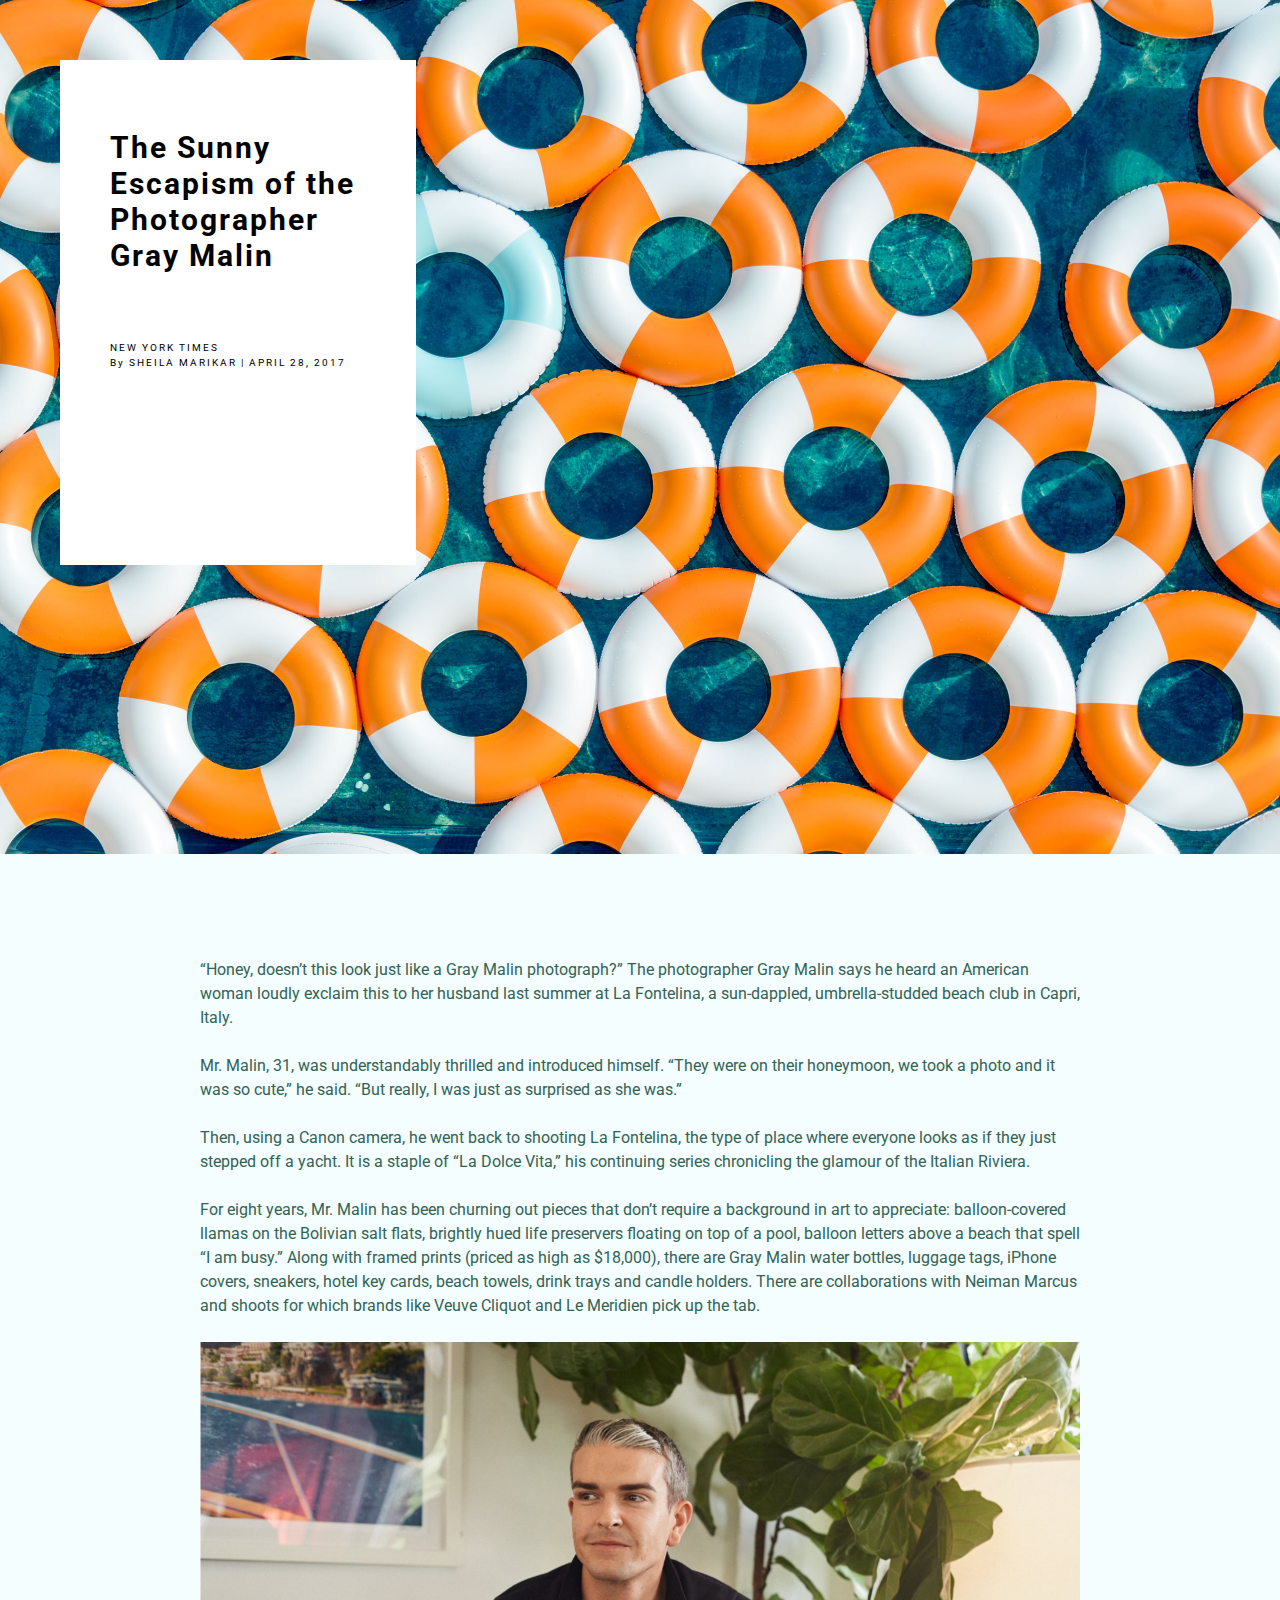
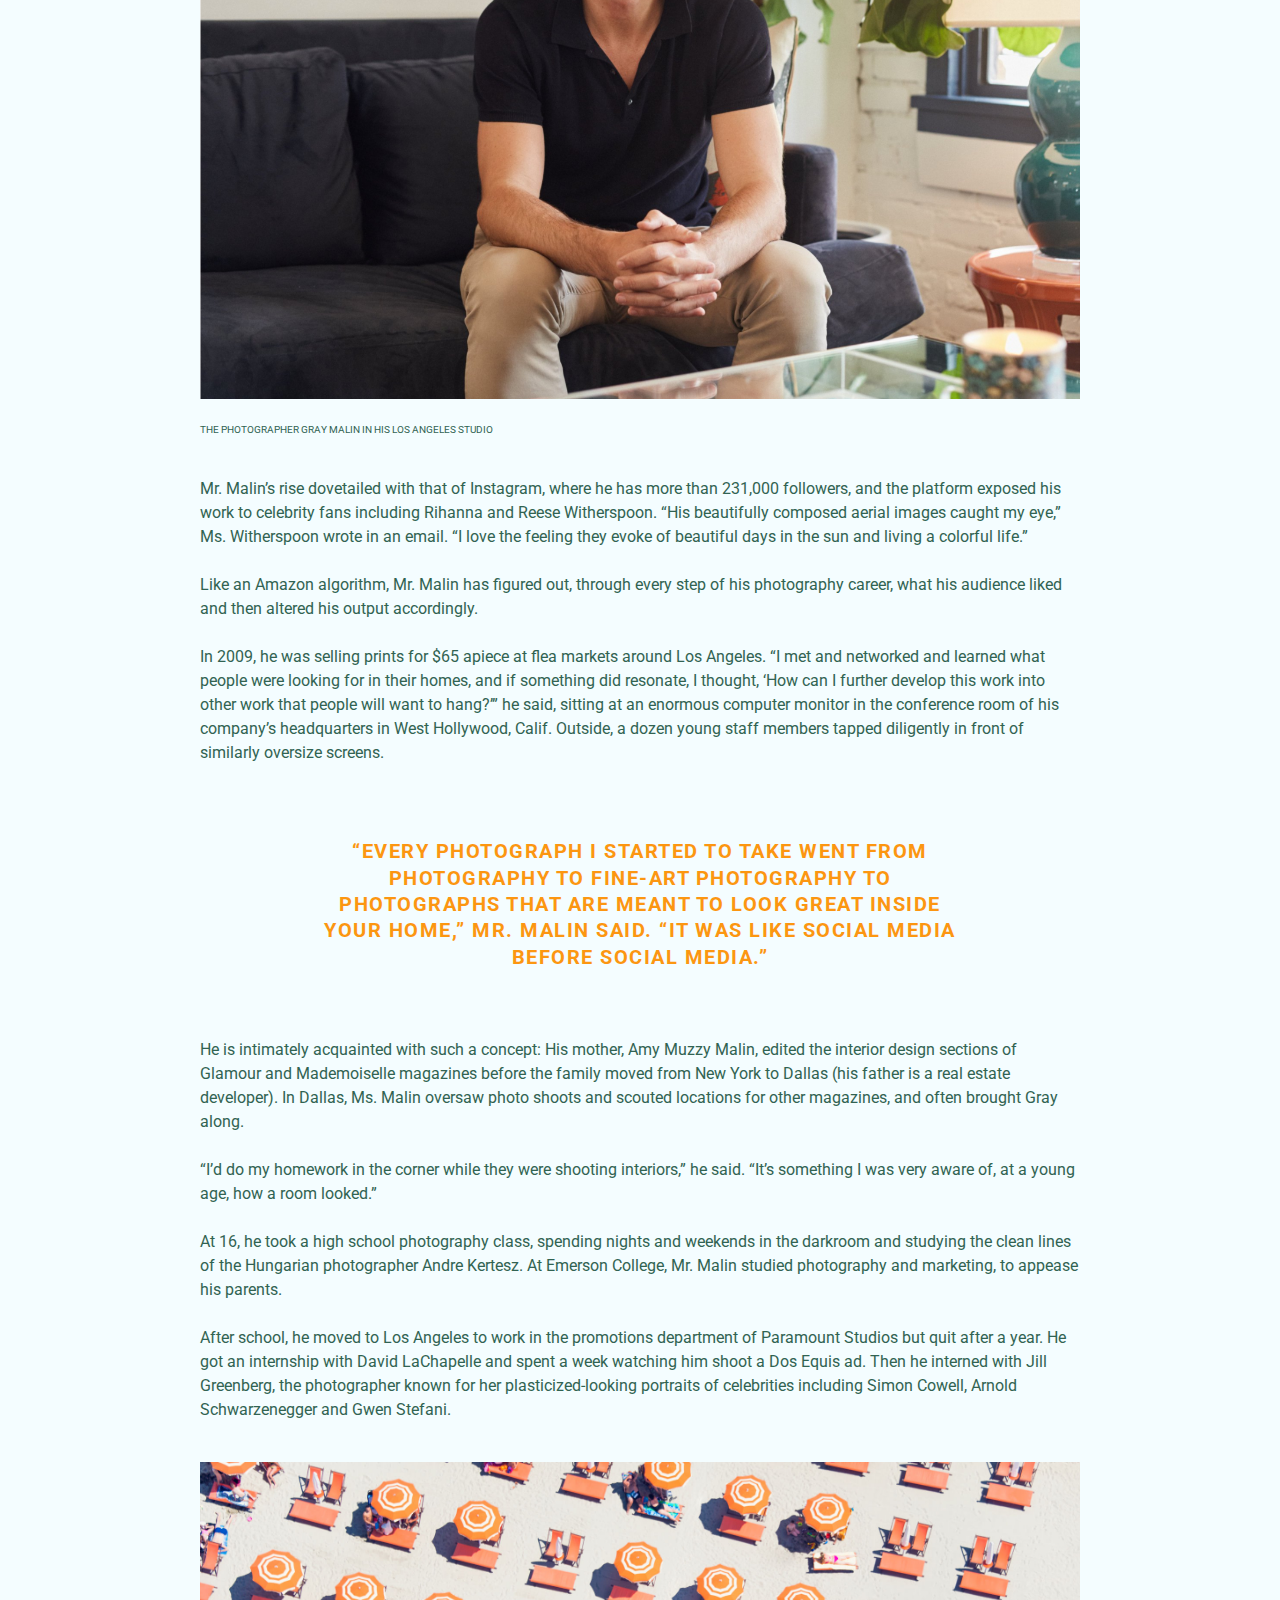
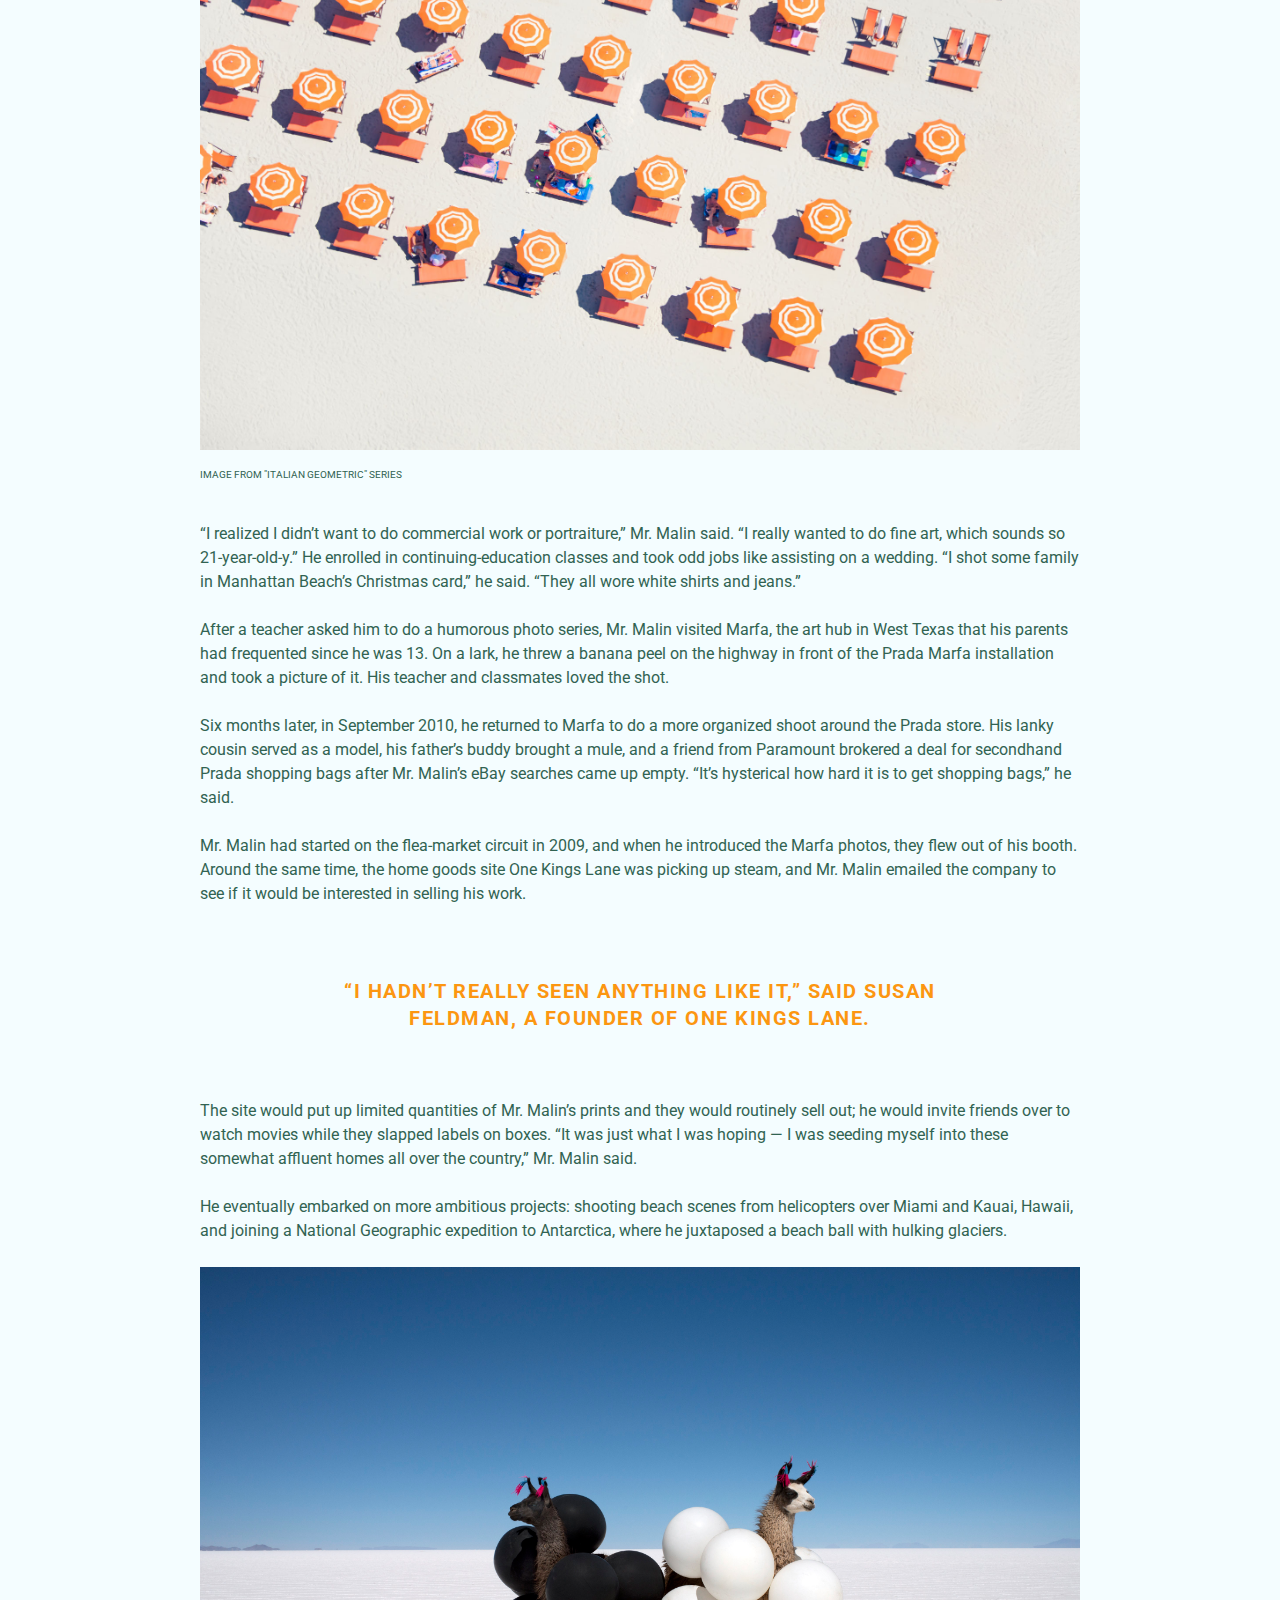
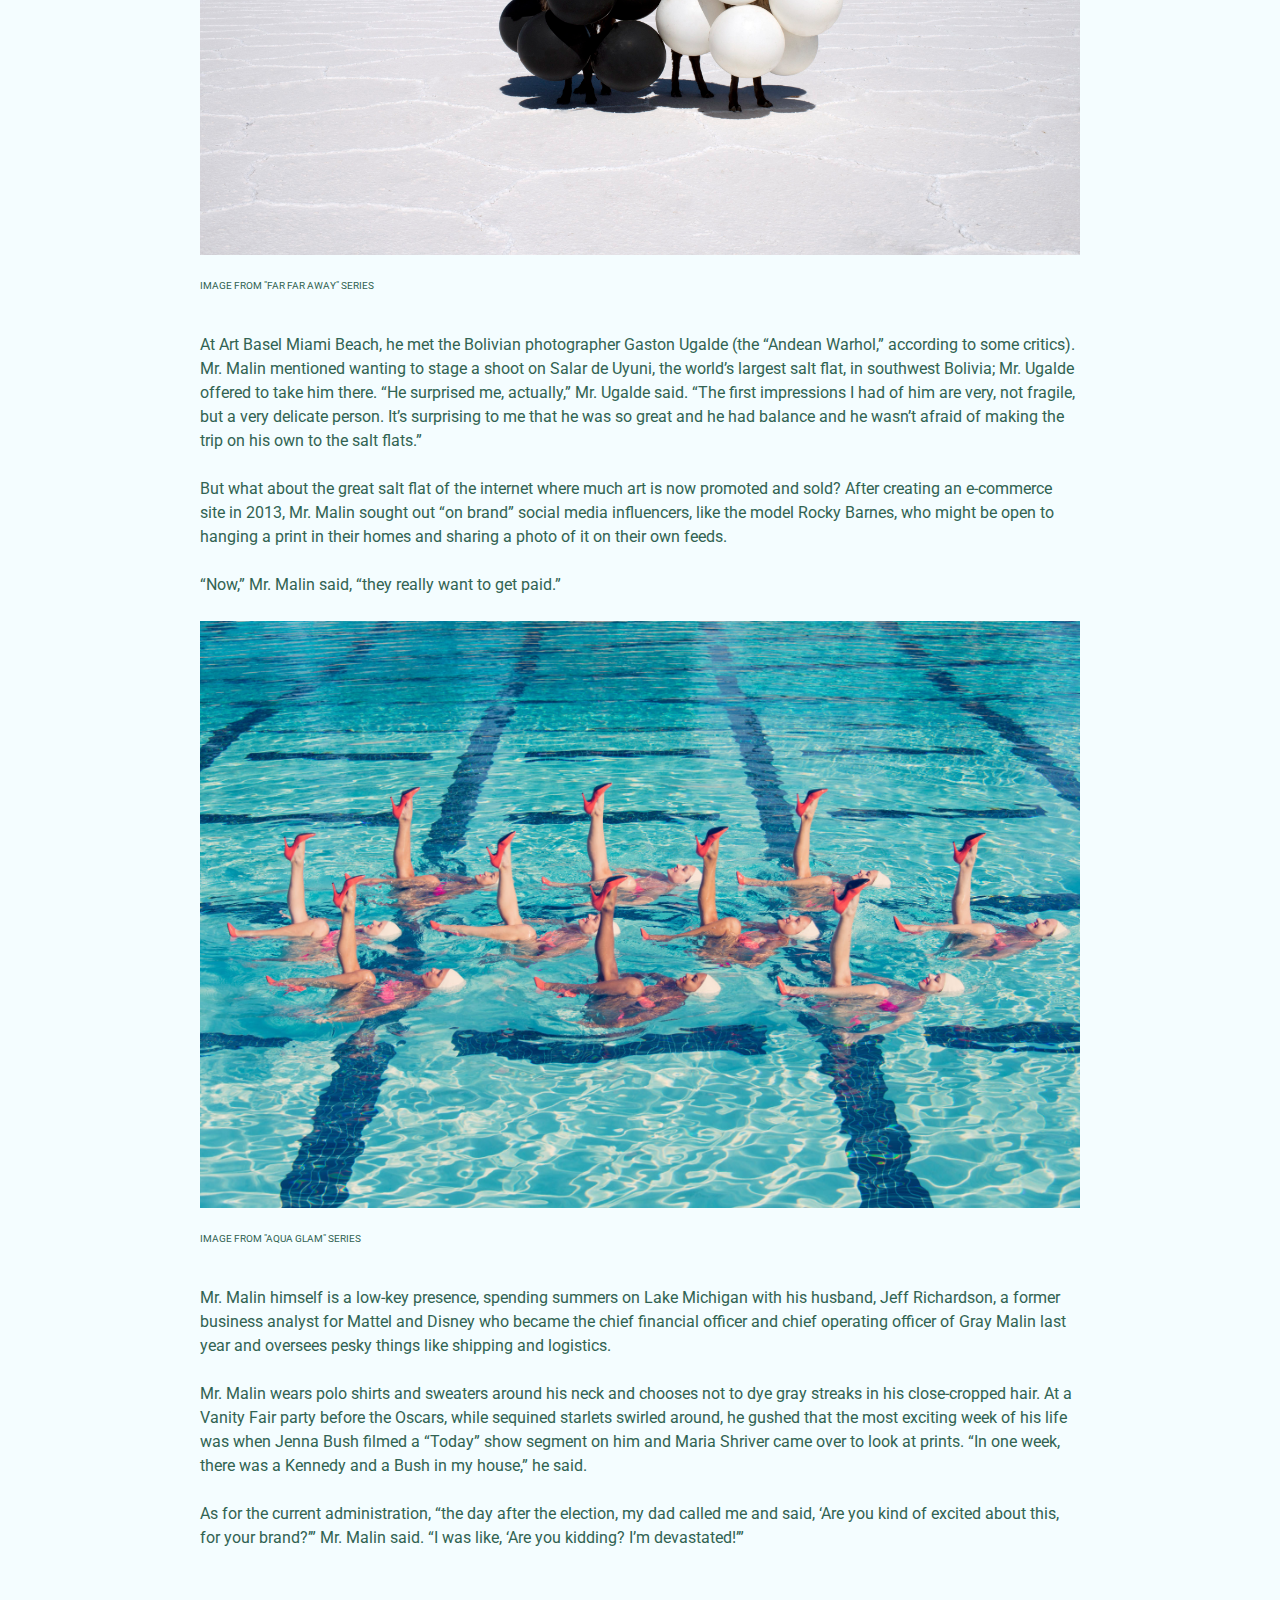
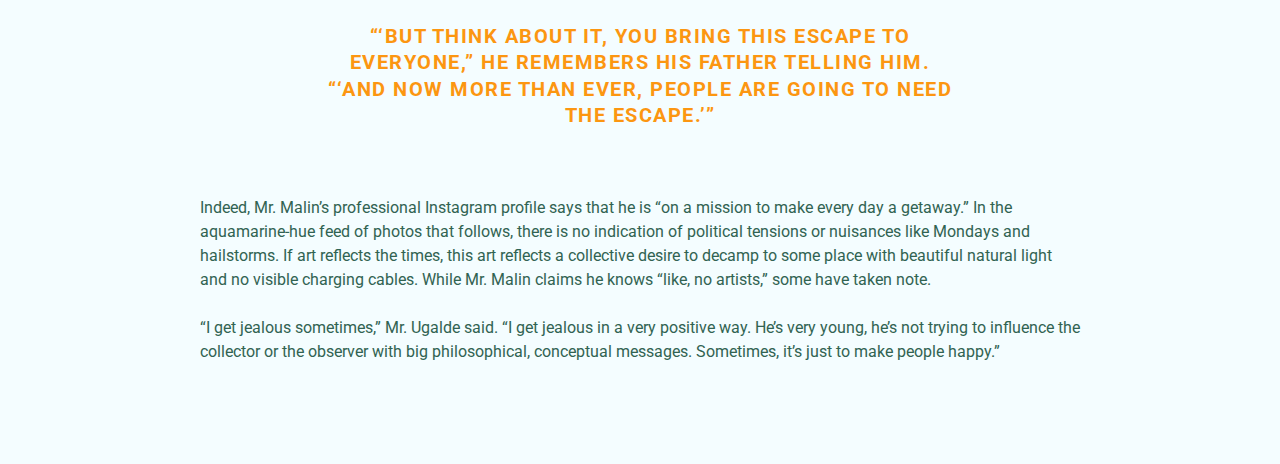
<file: article/index.html>
<!DOCTYPE html>
<html>
<head>
  <title>article</title>
  <link rel="stylesheet" href="style.css">
  <link href="https://fonts.googleapis.com/css?family=Roboto" rel="stylesheet">
</head>

<body class="background">
  <div class="title">
    <h1>The Sunny Escapism of the Photographer Gray Malin</h1>
    <br><br><p class= "subtitle">NEW YORK TIMES
    <br>By SHEILA MARIKAR | APRIL 28, 2017</p>
  </div>
  <img src="tubes.jpg" alt="gray" width="100%">
  <div class="text">
    <p>“Honey, doesn’t this look just like a Gray Malin photograph?”
    The photographer Gray Malin says he heard an American woman loudly exclaim this to her husband last summer at La Fontelina, a sun-dappled, umbrella-studded beach club in Capri, Italy.
    <br><br>Mr. Malin, 31, was understandably thrilled and introduced himself. “They were on their honeymoon, we took a photo and it was so cute,” he said. “But really, I was just as surprised as she was.”
    <br><br>Then, using a Canon camera, he went back to shooting La Fontelina, the type of place where everyone looks as if they just stepped off a yacht. It is a staple of “La Dolce Vita,” his continuing series chronicling the glamour of the Italian Riviera.
    <br><br>For eight years, Mr. Malin has been churning out pieces that don’t require a background in art to appreciate: balloon-covered llamas on the Bolivian salt flats, brightly hued life preservers floating on top of a pool, balloon letters above a beach that spell “I am busy.” Along with framed prints (priced as high as $18,000), there are Gray Malin water bottles, luggage tags, iPhone covers, sneakers, hotel key cards, beach towels, drink trays and candle holders. There are collaborations with Neiman Marcus and shoots for which brands like Veuve Cliquot and Le Meridien pick up the tab.
    <br><br><img src="photographer.png" alt="tube" width="100%"></p>
    <p class="caption">The photographer Gray Malin in his Los Angeles studio</p>
    <p><br>Mr. Malin’s rise dovetailed with that of Instagram, where he has more than 231,000 followers, and the platform exposed his work to celebrity fans including Rihanna and Reese Witherspoon. “His beautifully composed aerial images caught my eye,” Ms. Witherspoon wrote in an email. “I love the feeling they evoke of beautiful days in the sun and living a colorful life.”
    <br><br>Like an Amazon algorithm, Mr. Malin has figured out, through every step of his photography career, what his audience liked and then altered his output accordingly.
    <br><br>In 2009, he was selling prints for $65 apiece at flea markets around Los Angeles. “I met and networked and learned what people were looking for in their homes, and if something did resonate, I thought, ‘How can I further develop this work into other work that people will want to hang?’” he said, sitting at an enormous computer monitor in the conference room of his company’s headquarters in West Hollywood, Calif. Outside, a dozen young staff members tapped diligently in front of similarly oversize screens.</p>
    <p class="quote"><br><br>“Every photograph I started to take went from photography to fine-art photography to photographs that are meant to look great inside your home,” Mr. Malin said. “It was like social media before social media.”</p>
    <p><br><br>He is intimately acquainted with such a concept: His mother, Amy Muzzy Malin, edited the interior design sections of Glamour and Mademoiselle magazines before the family moved from New York to Dallas (his father is a real estate developer). In Dallas, Ms. Malin oversaw photo shoots and scouted locations for other magazines, and often brought Gray along.
    <br><br>“I’d do my homework in the corner while they were shooting interiors,” he said. “It’s something I was very aware of, at a young age, how a room looked.”
    <br><br>At 16, he took a high school photography class, spending nights and weekends in the darkroom and studying the clean lines of the Hungarian photographer Andre Kertesz. At Emerson College, Mr. Malin studied photography and marketing, to appease his parents.
    <br><br>After school, he moved to Los Angeles to work in the promotions department of Paramount Studios but quit after a year. He got an internship with David LaChapelle and spent a week watching him shoot a Dos Equis ad. Then he interned with Jill Greenberg, the photographer known for her plasticized-looking portraits of celebrities including Simon Cowell, Arnold Schwarzenegger and Gwen Stefani.</p>
    <br><img src="photo1.jpg" alt="image" width="100%">
    <p class="caption">Image from "Italian Geometric" Series</p>
    <p><br>“I realized I didn’t want to do commercial work or portraiture,” Mr. Malin said. “I really wanted to do fine art, which sounds so 21-year-old-y.” He enrolled in continuing-education classes and took odd jobs like assisting on a wedding. “I shot some family in Manhattan Beach’s Christmas card,” he said. “They all wore white shirts and jeans.”
    <br><br>After a teacher asked him to do a humorous photo series, Mr. Malin visited Marfa, the art hub in West Texas that his parents had frequented since he was 13. On a lark, he threw a banana peel on the highway in front of the Prada Marfa installation and took a picture of it. His teacher and classmates loved the shot.
    <br><br>Six months later, in September 2010, he returned to Marfa to do a more organized shoot around the Prada store. His lanky cousin served as a model, his father’s buddy brought a mule, and a friend from Paramount brokered a deal for secondhand Prada shopping bags after Mr. Malin’s eBay searches came up empty. “It’s hysterical how hard it is to get shopping bags,” he said.
    <br><br>Mr. Malin had started on the flea-market circuit in 2009, and when he introduced the Marfa photos, they flew out of his booth. Around the same time, the home goods site One Kings Lane was picking up steam, and Mr. Malin emailed the company to see if it would be interested in selling his work.</p>
    <p class="quote"><br><br>“I hadn’t really seen anything like it,” said Susan Feldman, a founder of One Kings Lane.</p>
    <p><br><br>The site would put up limited quantities of Mr. Malin’s prints and they would routinely sell out; he would invite friends over to watch movies while they slapped labels on boxes. “It was just what I was hoping — I was seeding myself into these somewhat affluent homes all over the country,” Mr. Malin said.
    <br><br>He eventually embarked on more ambitious projects: shooting beach scenes from helicopters over Miami and Kauai, Hawaii, and joining a National Geographic expedition to Antarctica, where he juxtaposed a beach ball with hulking glaciers.
    <br><br><img src="photo4.jpg" alt="image" width="100%"></p>
    <p class="caption">Image from "Far Far Away" Series</p>
    <p><br>At Art Basel Miami Beach, he met the Bolivian photographer Gaston Ugalde (the “Andean Warhol,” according to some critics). Mr. Malin mentioned wanting to stage a shoot on Salar de Uyuni, the world’s largest salt flat, in southwest Bolivia; Mr. Ugalde offered to take him there. “He surprised me, actually,” Mr. Ugalde said. “The first impressions I had of him are very, not fragile, but a very delicate person. It’s surprising to me that he was so great and he had balance and he wasn’t afraid of making the trip on his own to the salt flats.”
    <br><br>But what about the great salt flat of the internet where much art is now promoted and sold? After creating an e-commerce site in 2013, Mr. Malin sought out “on brand” social media influencers, like the model Rocky Barnes, who might be open to hanging a print in their homes and sharing a photo of it on their own feeds.
    <br><br>“Now,” Mr. Malin said, “they really want to get paid.”
    <br><br><img src="photo3.jpg" alt="image" width="100%"></p>
    <p class="caption">Image from "Aqua Glam" Series</p>
    <p><br>Mr. Malin himself is a low-key presence, spending summers on Lake Michigan with his husband, Jeff Richardson, a former business analyst for Mattel and Disney who became the chief financial officer and chief operating officer of Gray Malin last year and oversees pesky things like shipping and logistics.
    <br><br>Mr. Malin wears polo shirts and sweaters around his neck and chooses not to dye gray streaks in his close-cropped hair. At a Vanity Fair party before the Oscars, while sequined starlets swirled around, he gushed that the most exciting week of his life was when Jenna Bush filmed a “Today” show segment on him and Maria Shriver came over to look at prints. “In one week, there was a Kennedy and a Bush in my house,” he said.
    <br><br>As for the current administration, “the day after the election, my dad called me and said, ‘Are you kind of excited about this, for your brand?’” Mr. Malin said. “I was like, ‘Are you kidding? I’m devastated!’”</p>
    <p class="quote"><br><br>“‘But think about it, you bring this escape to everyone,” he remembers his father telling him. “‘And now more than ever, people are going to need the escape.’”</p>
    <p><br><br>Indeed, Mr. Malin’s professional Instagram profile says that he is “on a mission to make every day a getaway.” In the aquamarine-hue feed of photos that follows, there is no indication of political tensions or nuisances like Mondays and hailstorms. If art reflects the times, this art reflects a collective desire to decamp to some place with beautiful natural light and no visible charging cables. While Mr. Malin claims he knows “like, no artists,” some have taken note.
    <br><br>“I get jealous sometimes,” Mr. Ugalde said. “I get jealous in a very positive way. He’s very young, he’s not trying to influence the collector or the observer with big philosophical, conceptual messages. Sometimes, it’s just to make people happy.”</p>
  </div>
</body>
</html>
</file>
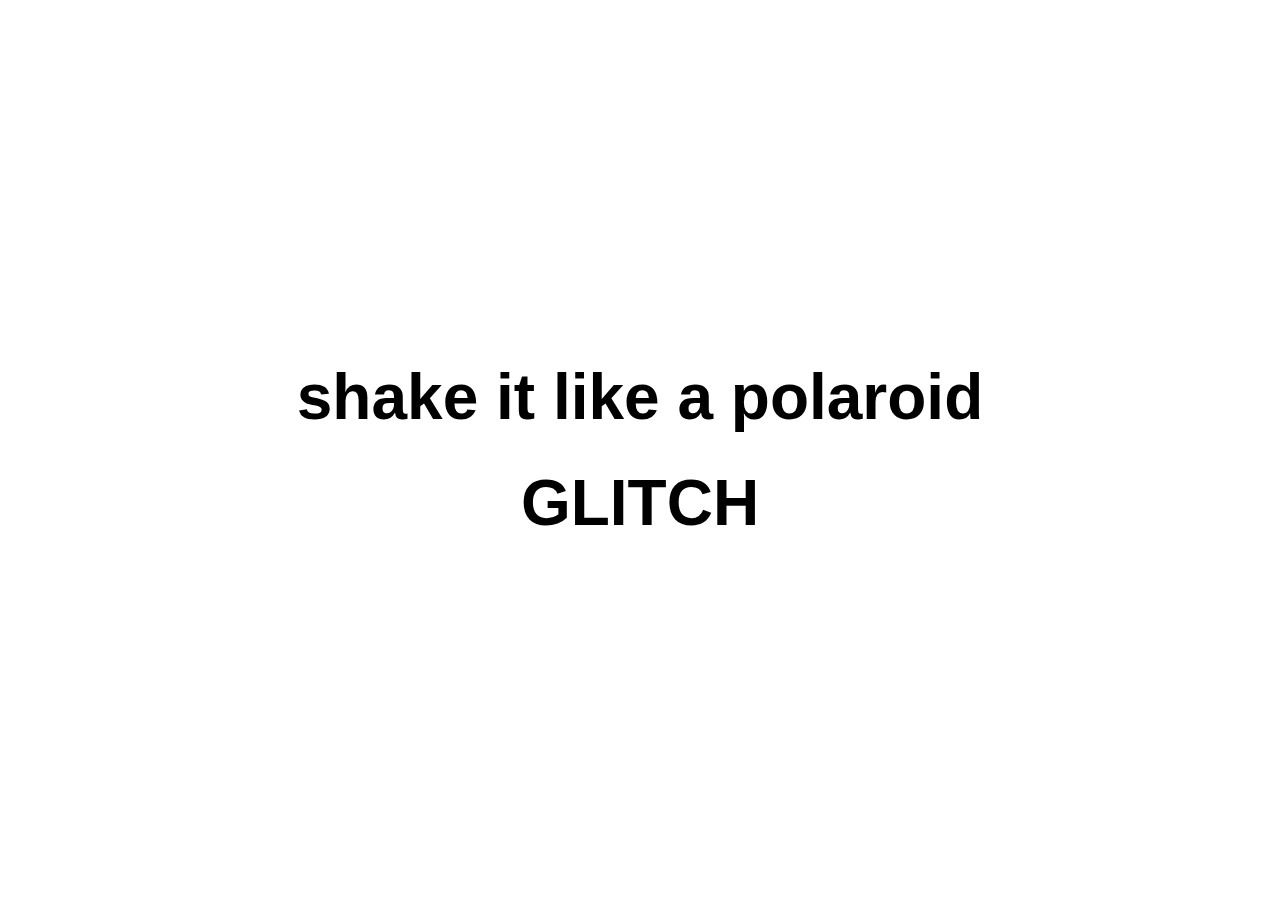
<file: five/word.html>
<!DOCTYPE html>

<html>
<head>
  <title>word</title>
  <link rel="stylesheet" href="word.css">
</head>

<div class="shake">
  shake it like a polaroid
</div>

<div class="glitch" data-text="GLITCH">
GLITCH
</div>

</html>
</file>
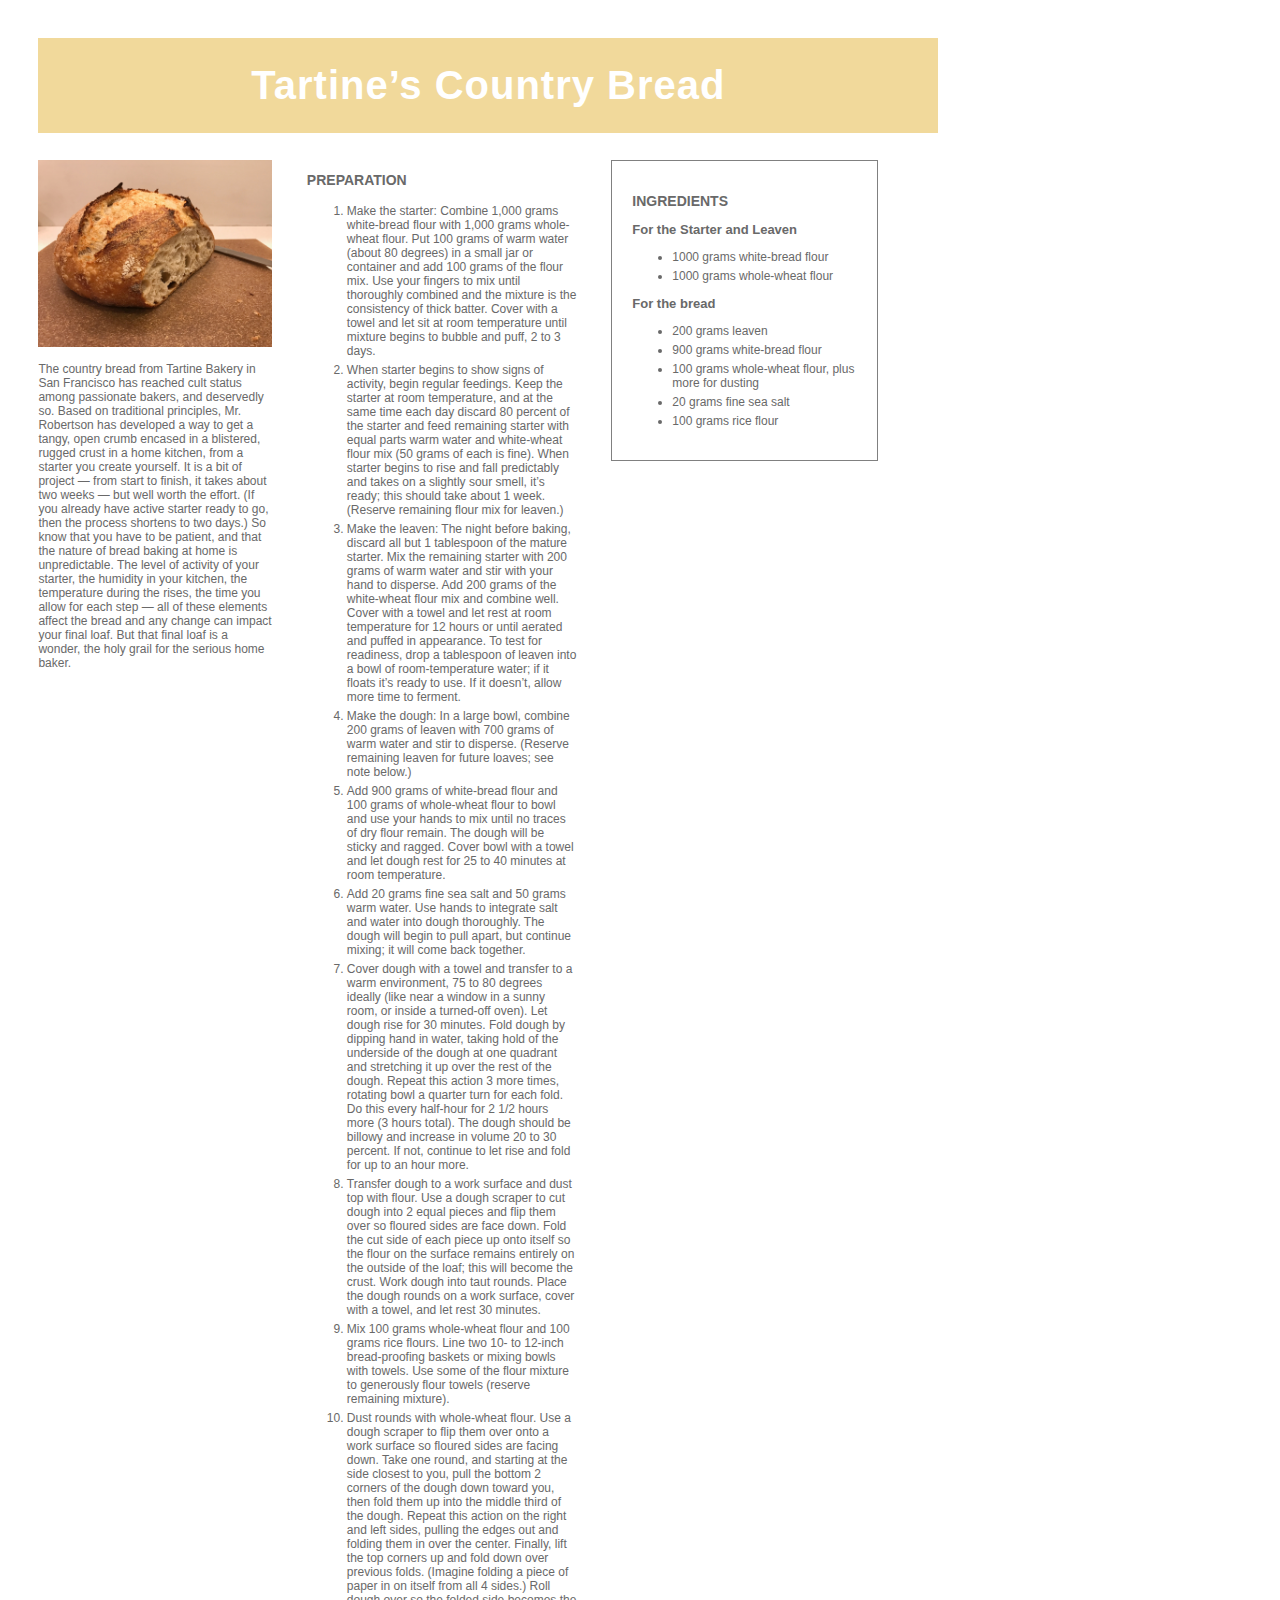
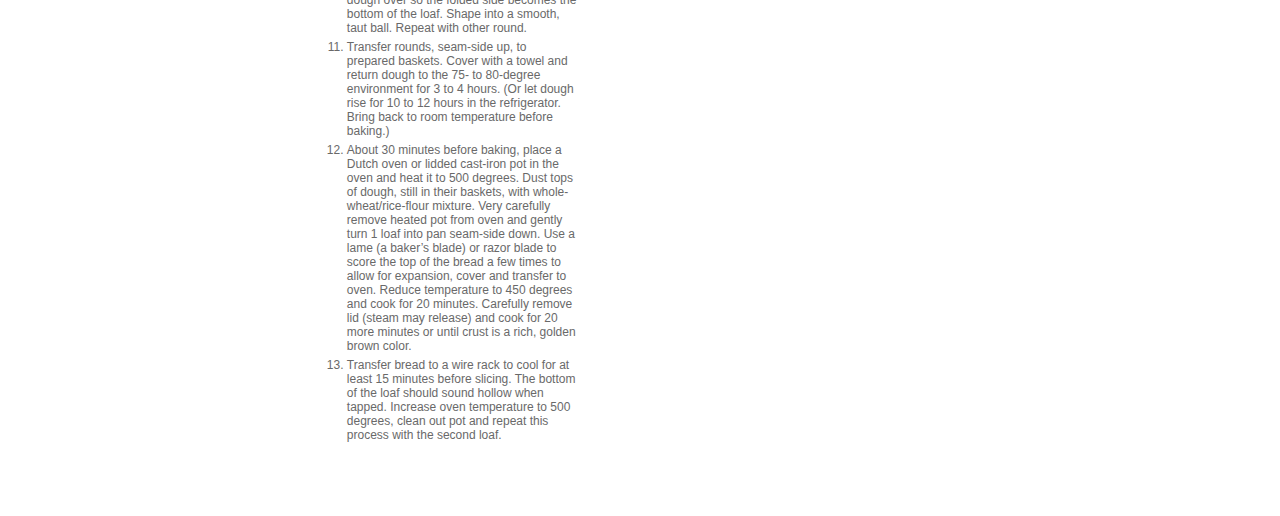
<file: one/bread.html>
<!DOCTYPE html>

<html lang="en">

<!--Title-->
<head>
  <title>Tartine's Country Bread</title>
  <link rel="stylesheet" href="bread.css">
</head>
<!--Ingredients-->
<body>
  <h1>Tartine’s Country Bread</h1>
  <div class="descriptions">
    <img src="bread.jpg" alt="Bread" width="100%">
      <p>The country bread from Tartine Bakery in San Francisco has reached cult status among passionate bakers, and deservedly so. Based on traditional principles, Mr. Robertson has developed a way to get a tangy, open crumb encased in a blistered, rugged crust in a home kitchen, from a starter you create yourself. It is a bit of project — from start to finish, it takes about two weeks — but well worth the effort. (If you already have active starter ready to go, then the process shortens to two days.) So know that you have to be patient, and that the nature of bread baking at home is unpredictable. The level of activity of your starter, the humidity in your kitchen, the temperature during the rises, the time you allow for each step — all of these elements affect the bread and any change can impact your final loaf. But that final loaf is a wonder, the holy grail for the serious home baker.</p>
  </div>

<!--Instructions-->
  <div class="preparation">
    <h2>PREPARATION</h2>
      <ol>
        <li>Make the starter: Combine 1,000 grams white-bread flour with 1,000 grams whole-wheat flour. Put 100 grams of warm water (about 80 degrees) in a small jar or container and add 100 grams of the flour mix. Use your fingers to mix until thoroughly combined and the mixture is the consistency of thick batter. Cover with a towel and let sit at room temperature until mixture begins to bubble and puff, 2 to 3 days.</li>
        <li>When starter begins to show signs of activity, begin regular feedings. Keep the starter at room temperature, and at the same time each day discard 80 percent of the starter and feed remaining starter with equal parts warm water and white-wheat flour mix (50 grams of each is fine). When starter begins to rise and fall predictably and takes on a slightly sour smell, it’s ready; this should take about 1 week.(Reserve remaining flour mix for leaven.)</li>
        <li>Make the leaven: The night before baking, discard all but 1 tablespoon of the mature starter. Mix the remaining starter with 200 grams of warm water and stir with your hand to disperse. Add 200 grams of the white-wheat flour mix and combine well. Cover with a towel and let rest at room temperature for 12 hours or until aerated and puffed in appearance. To test for readiness, drop a tablespoon of leaven into a bowl of room-temperature water; if it floats it’s ready to use. If it doesn’t, allow more time to ferment.</li>
        <li>Make the dough: In a large bowl, combine 200 grams of leaven with 700 grams of warm water and stir to disperse. (Reserve remaining leaven for future loaves; see note below.)</li>
        <li>Add 900 grams of white-bread flour and 100 grams of whole-wheat flour to bowl and use your hands to mix until no traces of dry flour remain. The dough will be sticky and ragged. Cover bowl with a towel and let dough rest for 25 to 40 minutes at room temperature.</li>
        <li>Add 20 grams fine sea salt and 50 grams warm water. Use hands to integrate salt and water into dough thoroughly. The dough will begin to pull apart, but continue mixing; it will come back together.</li>
        <li>Cover dough with a towel and transfer to a warm environment, 75 to 80 degrees ideally (like near a window in a sunny room, or inside a turned-off oven). Let dough rise for 30 minutes. Fold dough by dipping hand in water, taking hold of the underside of the dough at one quadrant and stretching it up over the rest of the dough. Repeat this action 3 more times, rotating bowl a quarter turn for each fold. Do this every half-hour for 2 1/2 hours more (3 hours total). The dough should be billowy and increase in volume 20 to 30 percent. If not, continue to let rise and fold for up to an hour more.</li>
        <li>Transfer dough to a work surface and dust top with flour. Use a dough scraper to cut dough into 2 equal pieces and flip them over so floured sides are face down. Fold the cut side of each piece up onto itself so the flour on the surface remains entirely on the outside of the loaf; this will become the crust. Work dough into taut rounds. Place the dough rounds on a work surface, cover with a towel, and let rest 30 minutes.</li>
        <li>Mix 100 grams whole-wheat flour and 100 grams rice flours. Line two 10- to 12-inch bread-proofing baskets or mixing bowls with towels. Use some of the flour mixture to generously flour towels (reserve remaining mixture).</li>
        <li>Dust rounds with whole-wheat flour. Use a dough scraper to flip them over onto a work surface so floured sides are facing down. Take one round, and starting at the side closest to you, pull the bottom 2 corners of the dough down toward you, then fold them up into the middle third of the dough. Repeat this action on the right and left sides, pulling the edges out and folding them in over the center. Finally, lift the top corners up and fold down over previous folds. (Imagine folding a piece of paper in on itself from all 4 sides.) Roll dough over so the folded side becomes the bottom of the loaf. Shape into a smooth, taut ball. Repeat with other round.</li>
        <li>Transfer rounds, seam-side up, to prepared baskets. Cover with a towel and return dough to the 75- to 80-degree environment for 3 to 4 hours. (Or let dough rise for 10 to 12 hours in the refrigerator. Bring back to room temperature before baking.)</li>
        <li>About 30 minutes before baking, place a Dutch oven or lidded cast-iron pot in the oven and heat it to 500 degrees. Dust tops of dough, still in their baskets, with whole-wheat/rice-flour mixture. Very carefully remove heated pot from oven and gently turn 1 loaf into pan seam-side down. Use a lame (a baker’s blade) or razor blade to score the top of the bread a few times to allow for expansion, cover and transfer to oven. Reduce temperature to 450 degrees and cook for 20 minutes. Carefully remove lid (steam may release) and cook for 20 more minutes or until crust is a rich, golden brown color.</li>
        <li>Transfer bread to a wire rack to cool for at least 15 minutes before slicing. The bottom of the loaf should sound hollow when tapped. Increase oven temperature to 500 degrees, clean out pot and repeat this process with the second loaf. </li>
      </ol>
  </div>

  <div class="ingredients">
    <h2>INGREDIENTS</h2>
      <h3>For the Starter and Leaven</h3>
        <ul>
          <li>1000 grams white-bread flour</li>
          <li>1000 grams whole-wheat flour</li>
        </ul>
      <h3>For the bread</h3>
        <ul>
          <li>200 grams leaven</li>
          <li>900 grams white-bread flour</li>
          <li>100 grams whole-wheat flour, plus more for dusting</li>
          <li>20 grams fine sea salt</li>
          <li>100 grams rice flour</li>
        </ul>
  </div>

</body>

</html>
</file>
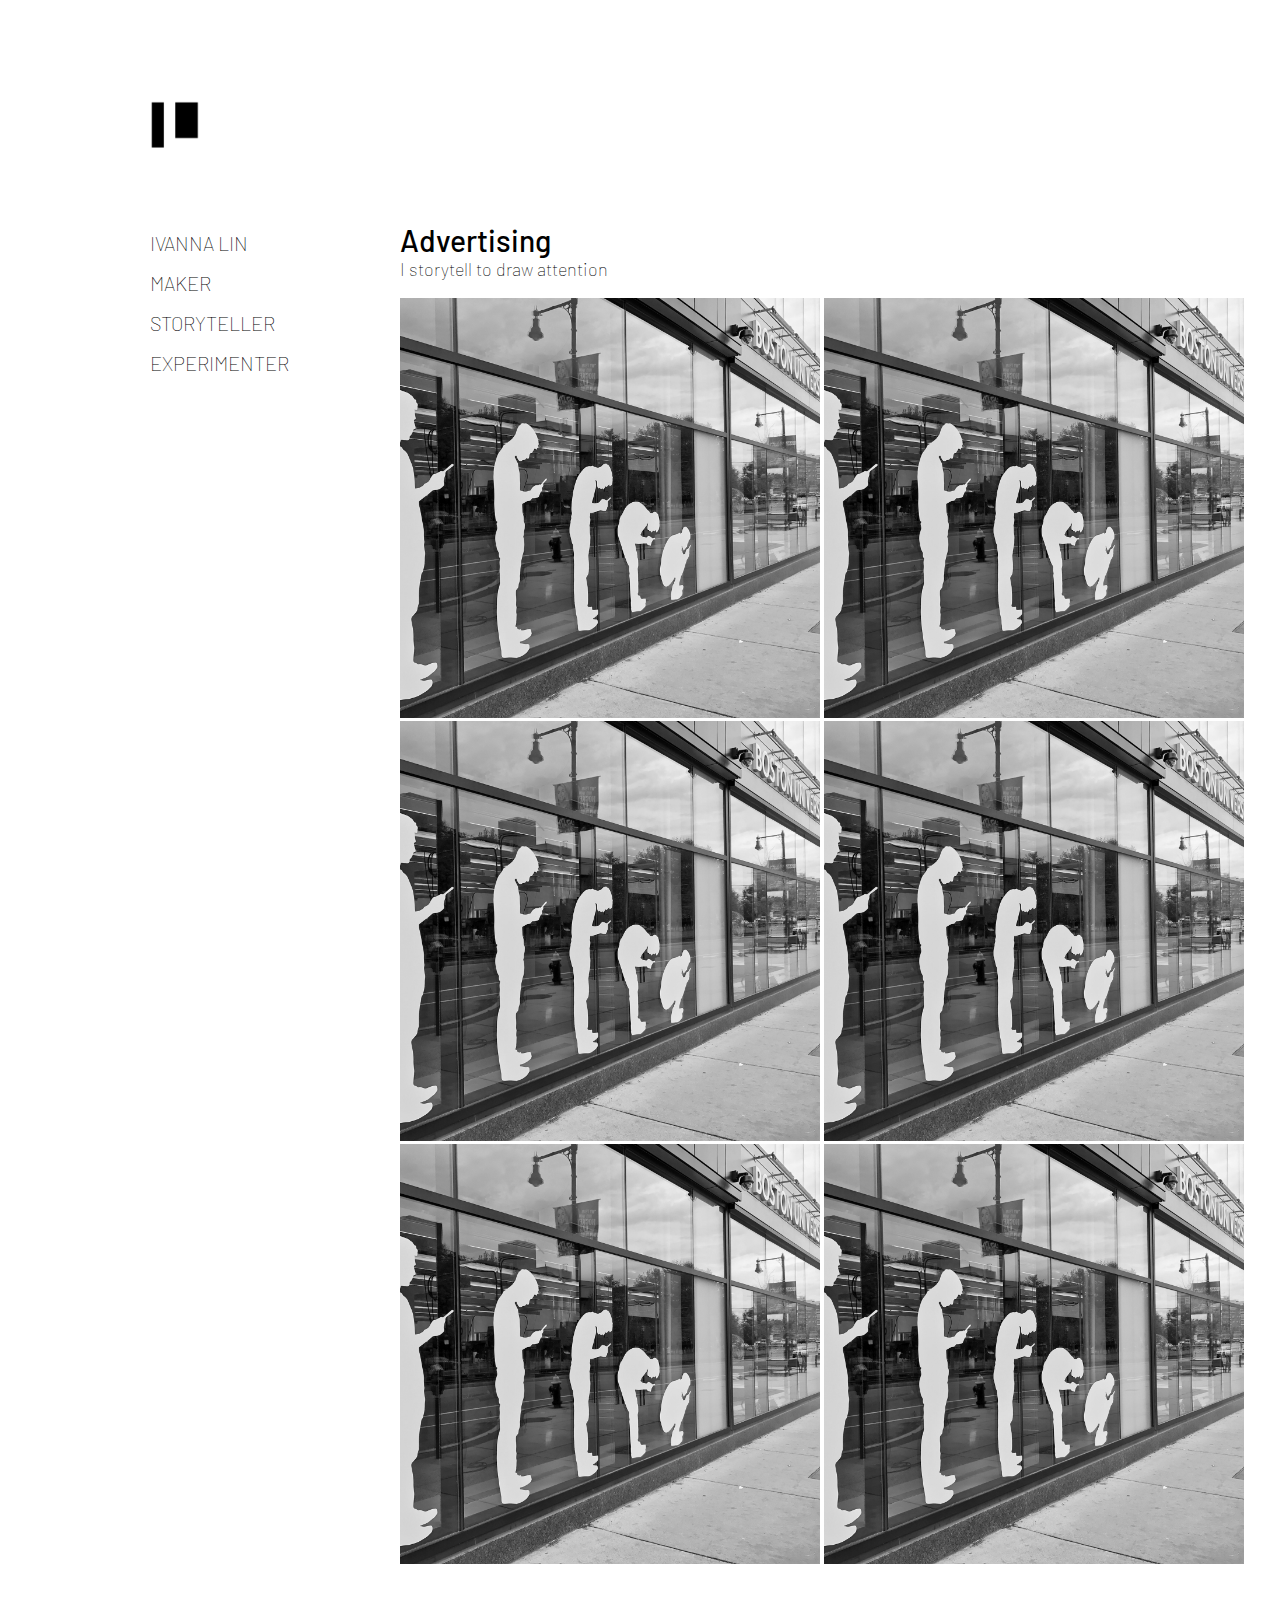
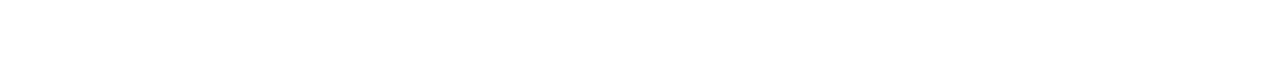
<file: portfolio/ad.html>
<!DOCTYPE html>

<html>
<head>
  <title>portfolio</title>
  <link rel="stylesheet" type="text/css" href="assets/style.css">
  <link href="https://fonts.googleapis.com/css?family=Palanquin:100,200,300,400,500,600,700" rel="stylesheet">
  <link href="https://fonts.googleapis.com/css?family=Barlow:100,100i,200,200i,300,300i,400,400i,500,500i,600,600i,700,700i,800,800i,900,900i" rel="stylesheet">
</head>

<!-- Body -->
<body>
    <!-- Navigation -->
    <ul class="sidebar">
      <div class="logo">
        <a href="portfolio.html"><img src="assets/img/logo.png" width="5%"/></a>
      </div>
      <div class="nav">
        <li><a href="about.html" class="about_2">IVANNA LIN</a></li>
        <li><a href="gd.html" class="gd_2">MAKER</a></li>
        <li><a href="ad.html" class="ad_2">STORYTELLER</a></li>
        <li><a href="misc.html" class="misc_2">EXPERIMENTER</a></li>
      </div>
    </ul>

  <div class="work">
    <div class="intro">
      <h1>Advertising</h1>
      <h2>I storytell to draw attention</h2>
    </div>
        <img src="assets/img/rev.jpg" class="square"/>
        <img src="assets/img/rev.jpg" class="square"/>
        <img src="assets/img/rev.jpg" class="square"/>
        <img src="assets/img/rev.jpg" class="square"/>
        <img src="assets/img/rev.jpg" class="square"/>
        <img src="assets/img/rev.jpg" class="square"/>
    </div>
</body>




</html>
</file>
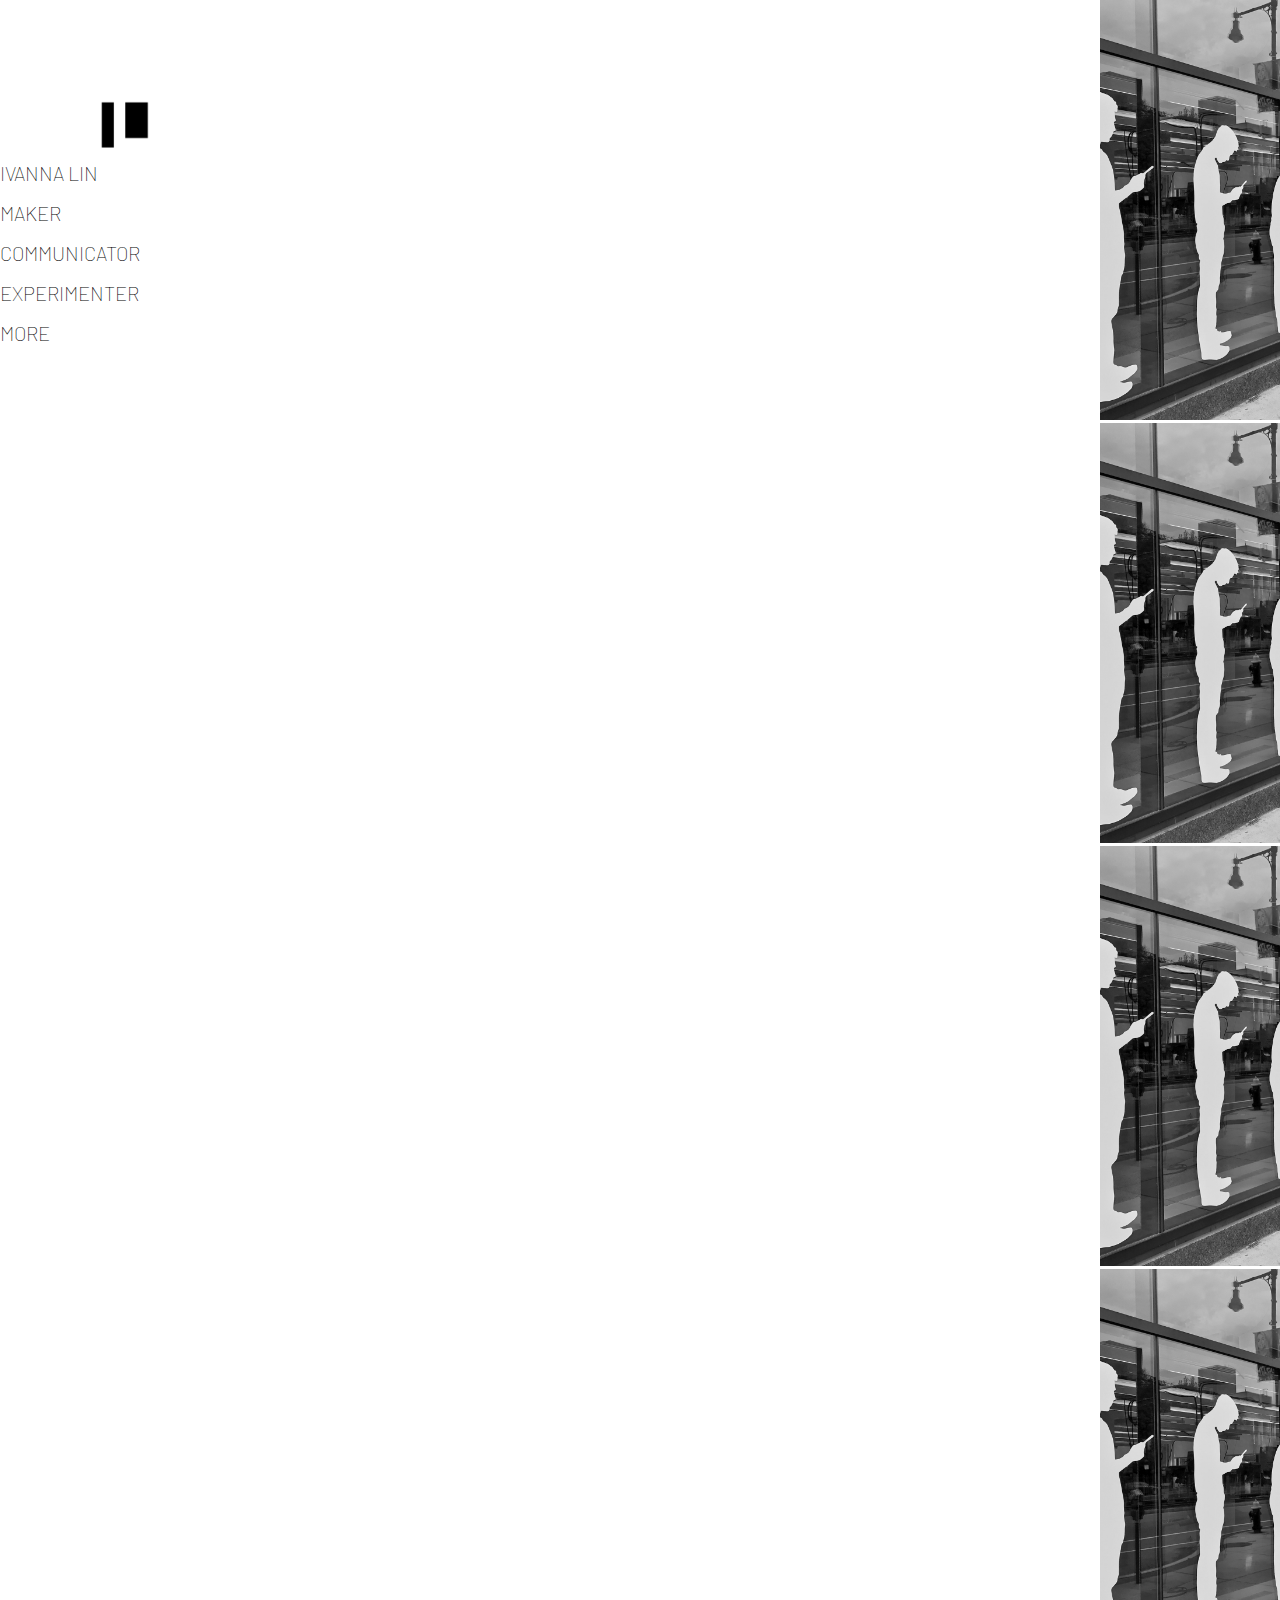
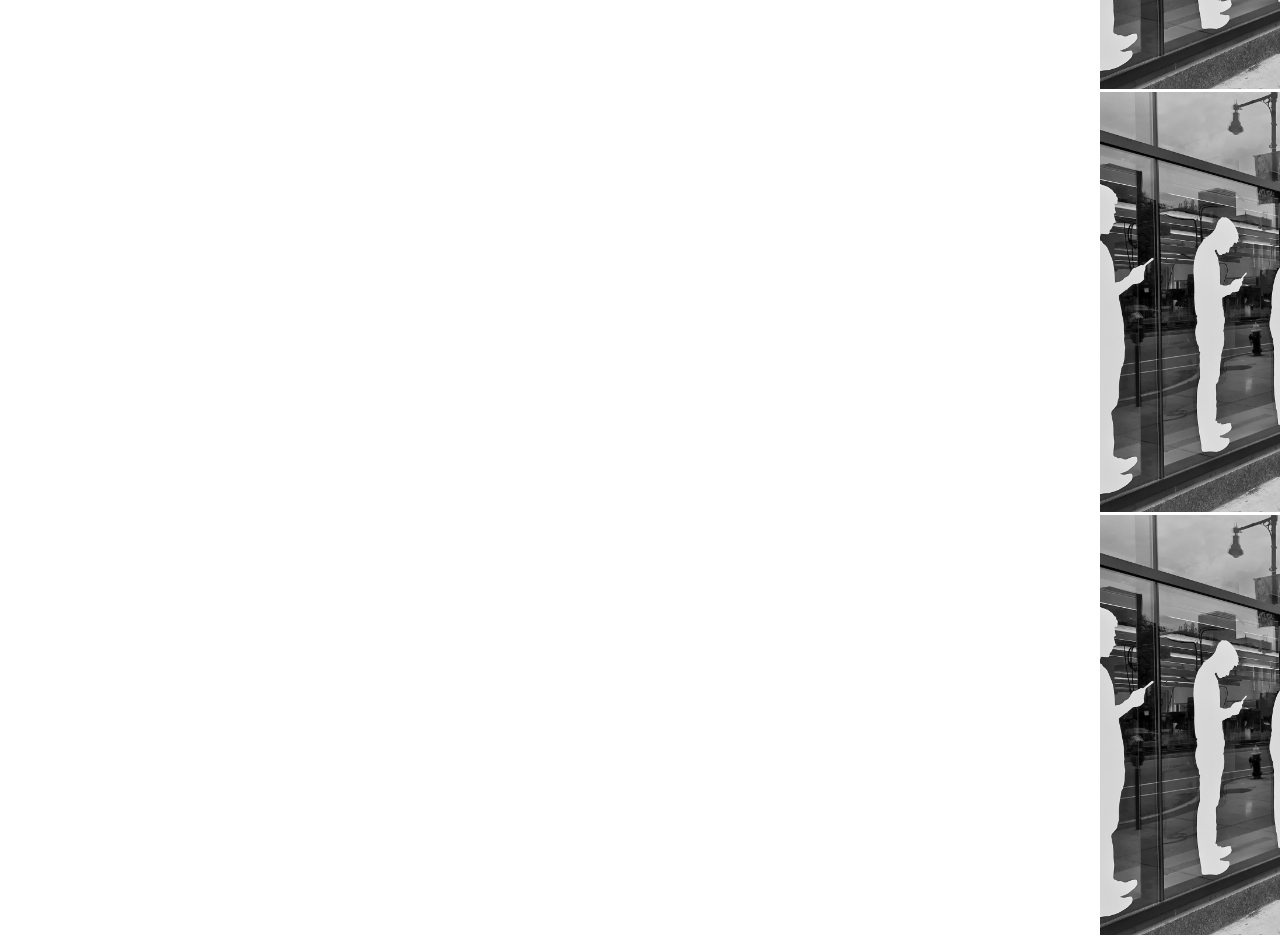
<file: portfolio/gd 2.html>
<!DOCTYPE html>

<html>
  <title>portfolio</title>
  <link rel="stylesheet" type="text/css" href="assets/style.css">
  <link href="https://fonts.googleapis.com/css?family=Palanquin:100,200,300,400,500,600,700" rel="stylesheet">
  <link href="https://fonts.googleapis.com/css?family=Barlow:100,100i,200,200i,300,300i,400,400i,500,500i,600,600i,700,700i,800,800i,900,900i" rel="stylesheet">


<!-- Header -->
    <header>
      <div class="logo">
        <img src="assets/img/logo.png" width="5%"/>
      </div>
<!-- Navigation -->
        <ul class="box">
          <li><a href="index.html" class="about_2">IVANNA LIN</a></li>
          <li><a href="gd.html" class="gd_2">MAKER</a></li>
          <li><a href="ad.html" class="ad_2">COMMUNICATOR</a></li>
          <li><a href="misc.html" class="misc_2">EXPERIMENTER</a></li>
          <li><a href="resume.html" class="resume_2">MORE</a></li>
        </ul>
    </header>
<!-- Body -->
  <body>
    <div class="portfolio">
      <img src="assets/img/rev.jpg" class="square"/>
      <img src="assets/img/rev.jpg" class="square"/>
      <img src="assets/img/rev.jpg" class="square"/>
      <img src="assets/img/rev.jpg" class="square"/>
      <img src="assets/img/rev.jpg" class="square"/>
      <img src="assets/img/rev.jpg" class="square"/>
    </div>
  </body>




</html>
</file>
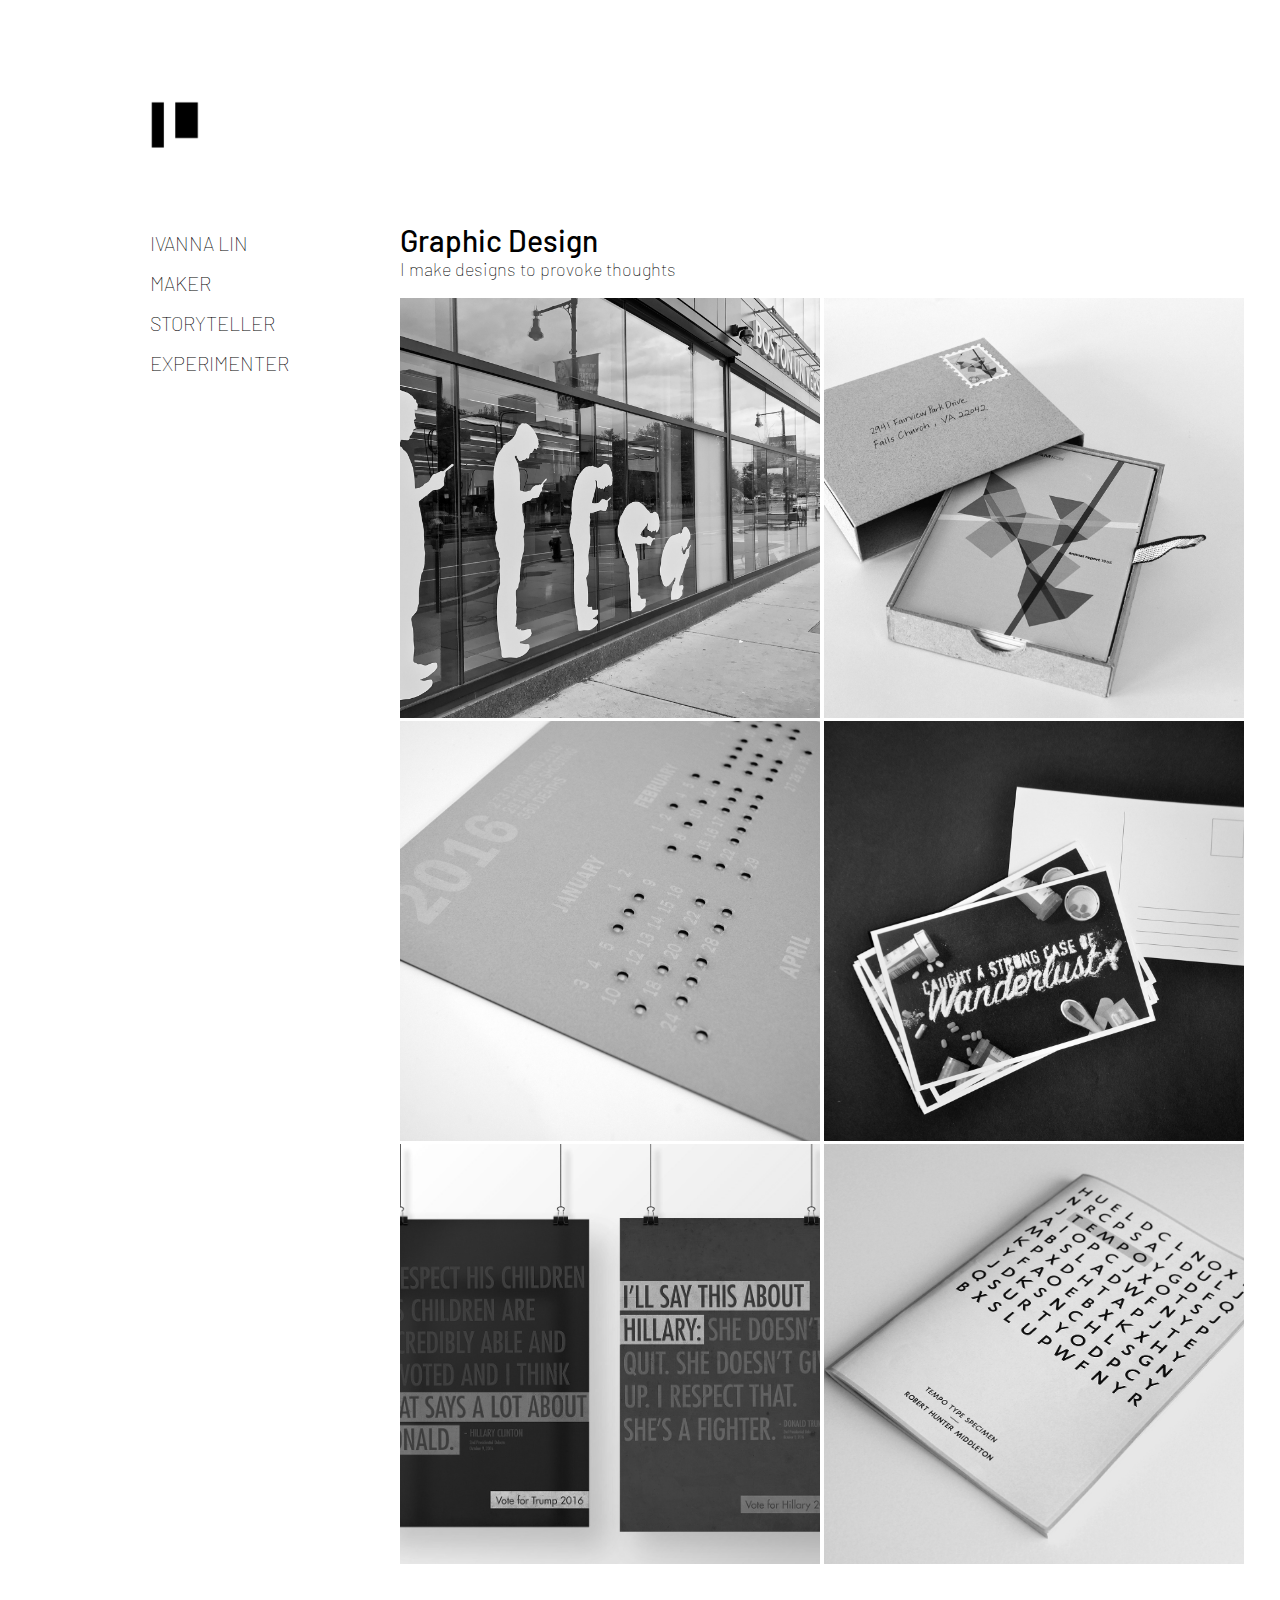
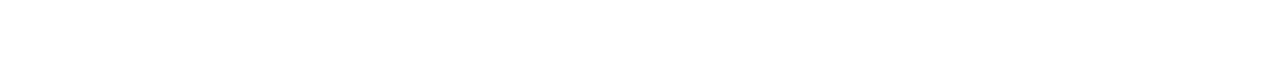
<file: portfolio/gd.html>
<!DOCTYPE html>

<html>
<head>
  <title>portfolio</title>
  <link rel="stylesheet" type="text/css" href="assets/style.css">
  <link href="https://fonts.googleapis.com/css?family=Palanquin:100,200,300,400,500,600,700" rel="stylesheet">
  <link href="https://fonts.googleapis.com/css?family=Barlow:100,100i,200,200i,300,300i,400,400i,500,500i,600,600i,700,700i,800,800i,900,900i" rel="stylesheet">
</head>

<!-- Body -->
<body>
    <!-- Navigation -->
    <ul class="sidebar">
      <div class="logo">
          <a href="portfolio.html"><img src="assets/img/logo.png" width="5%"/></a>
      </div>
      <div class="nav">
        <li><a href="about.html" class="about_2">IVANNA LIN</a></li>
        <li><a href="gd.html" class="gd_2">MAKER</a></li>
        <li><a href="ad.html" class="ad_2">STORYTELLER</a></li>
        <li><a href="misc.html" class="misc_2">EXPERIMENTER</a></li>
      </div>
    </ul>

  <div class="work">
    <div class="intro">
      <h1>Graphic Design</h1>
      <h2>I make designs to provoke thoughts</h2>
    </div>
        <a href="rev.html"><img src="assets/img/rev.jpg" class="square"/></a>
        <a href="postcards.html"><img src="assets/img/postcards.jpg" class="square"/></a>
        <a href="shoot.html"><img src="assets/img/calendar.jpg" class="square"/></a>
        <img src="assets/img/wanderlust.jpg" class="square"/>
        <img src="assets/img/election.jpg" class="square"/>
        <img src="assets/img/tempo.jpg" class="square"/>
    </div>
</body>


</html>
</file>
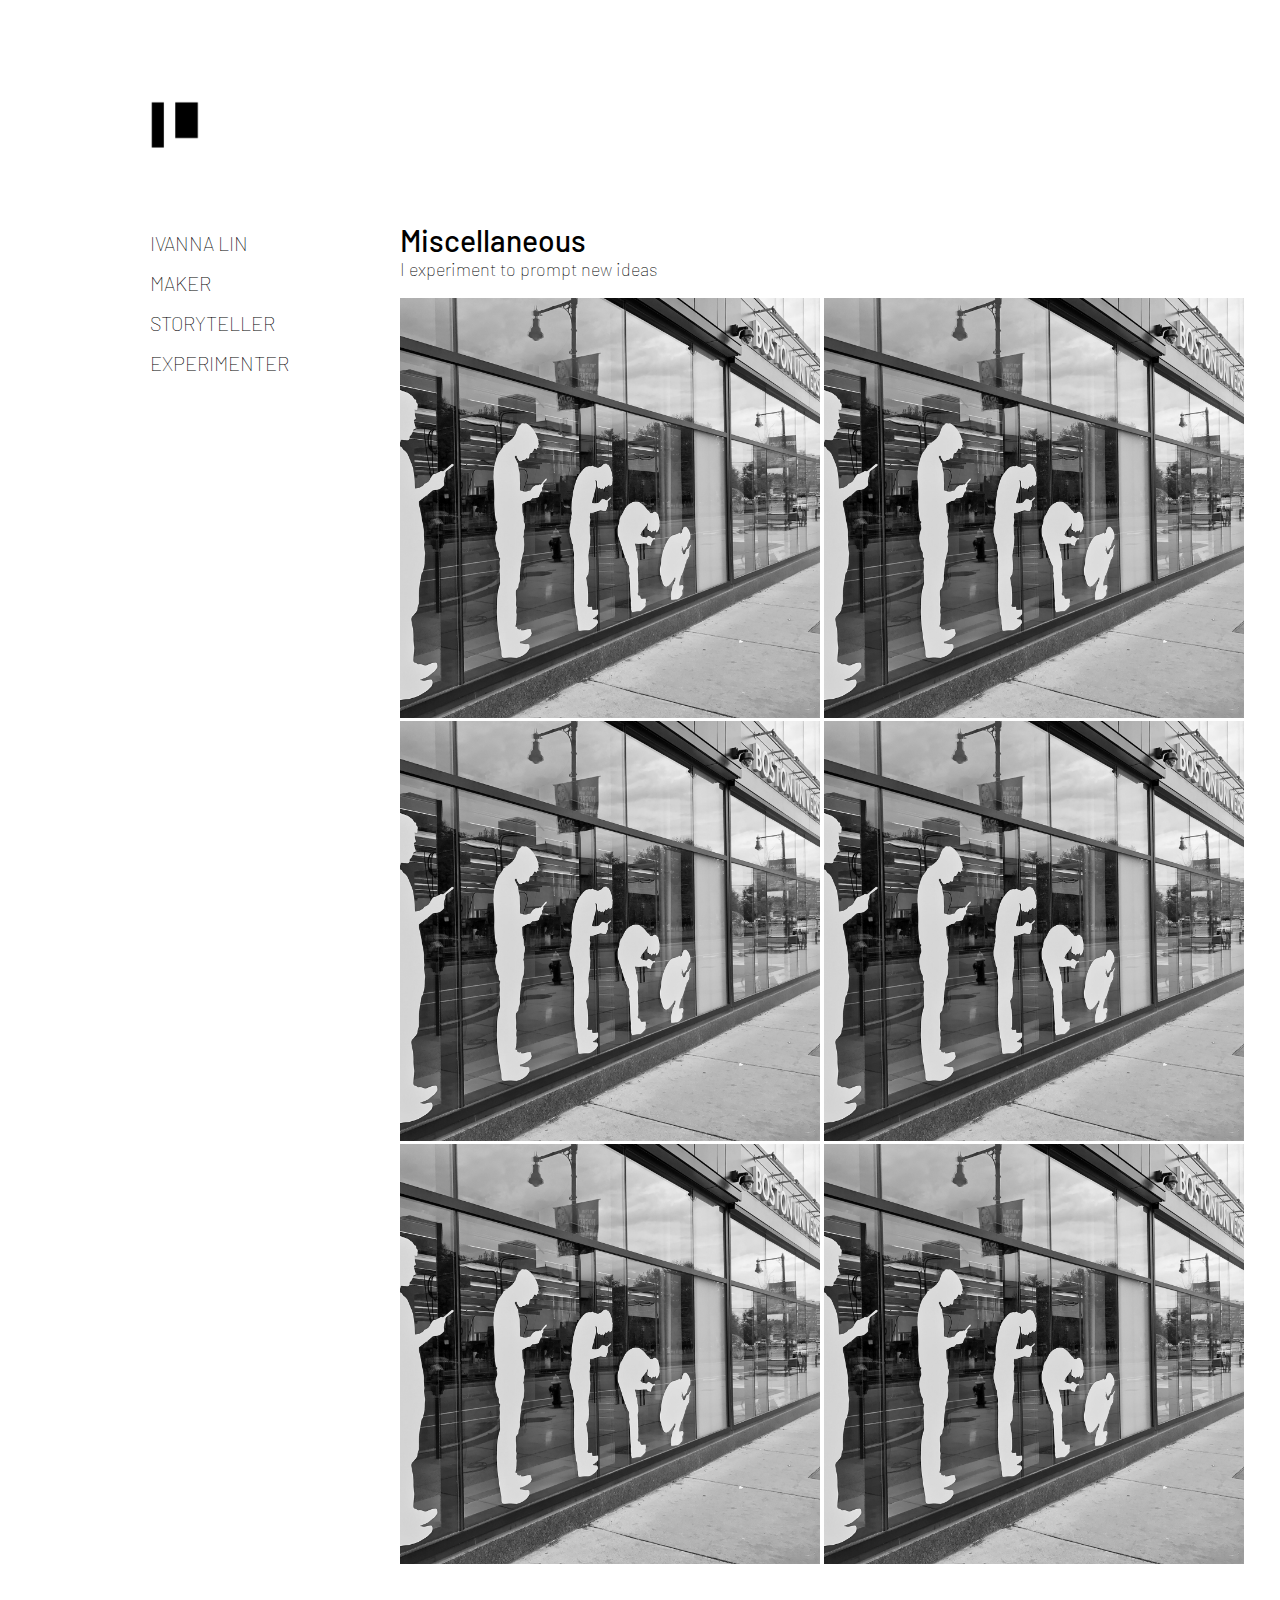
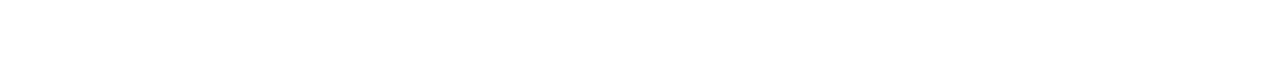
<file: portfolio/misc.html>
<!DOCTYPE html>

<html>
<head>
  <title>portfolio</title>
  <link rel="stylesheet" type="text/css" href="assets/style.css">
  <link href="https://fonts.googleapis.com/css?family=Palanquin:100,200,300,400,500,600,700" rel="stylesheet">
  <link href="https://fonts.googleapis.com/css?family=Barlow:100,100i,200,200i,300,300i,400,400i,500,500i,600,600i,700,700i,800,800i,900,900i" rel="stylesheet">
</head>

<!-- Body -->
<body>
    <!-- Navigation -->
    <ul class="sidebar">
      <div class="logo">
          <a href="portfolio.html"><img src="assets/img/logo.png" width="5%"/></a>
      </div>
      <div class="nav">
        <li><a href="about.html" class="about_2">IVANNA LIN</a></li>
        <li><a href="gd.html" class="gd_2">MAKER</a></li>
        <li><a href="ad.html" class="ad_2">STORYTELLER</a></li>
        <li><a href="misc.html" class="misc_2">EXPERIMENTER</a></li>
      </div>
    </ul>

  <div class="work">
    <div class="intro">
      <h1>Miscellaneous</h1>
      <h2>I experiment to prompt new ideas</h2>
    </div>
        <img src="assets/img/rev.jpg" class="square"/>
        <img src="assets/img/rev.jpg" class="square"/>
        <img src="assets/img/rev.jpg" class="square"/>
        <img src="assets/img/rev.jpg" class="square"/>
        <img src="assets/img/rev.jpg" class="square"/>
        <img src="assets/img/rev.jpg" class="square"/>
    </div>
</body>




</html>
</file>
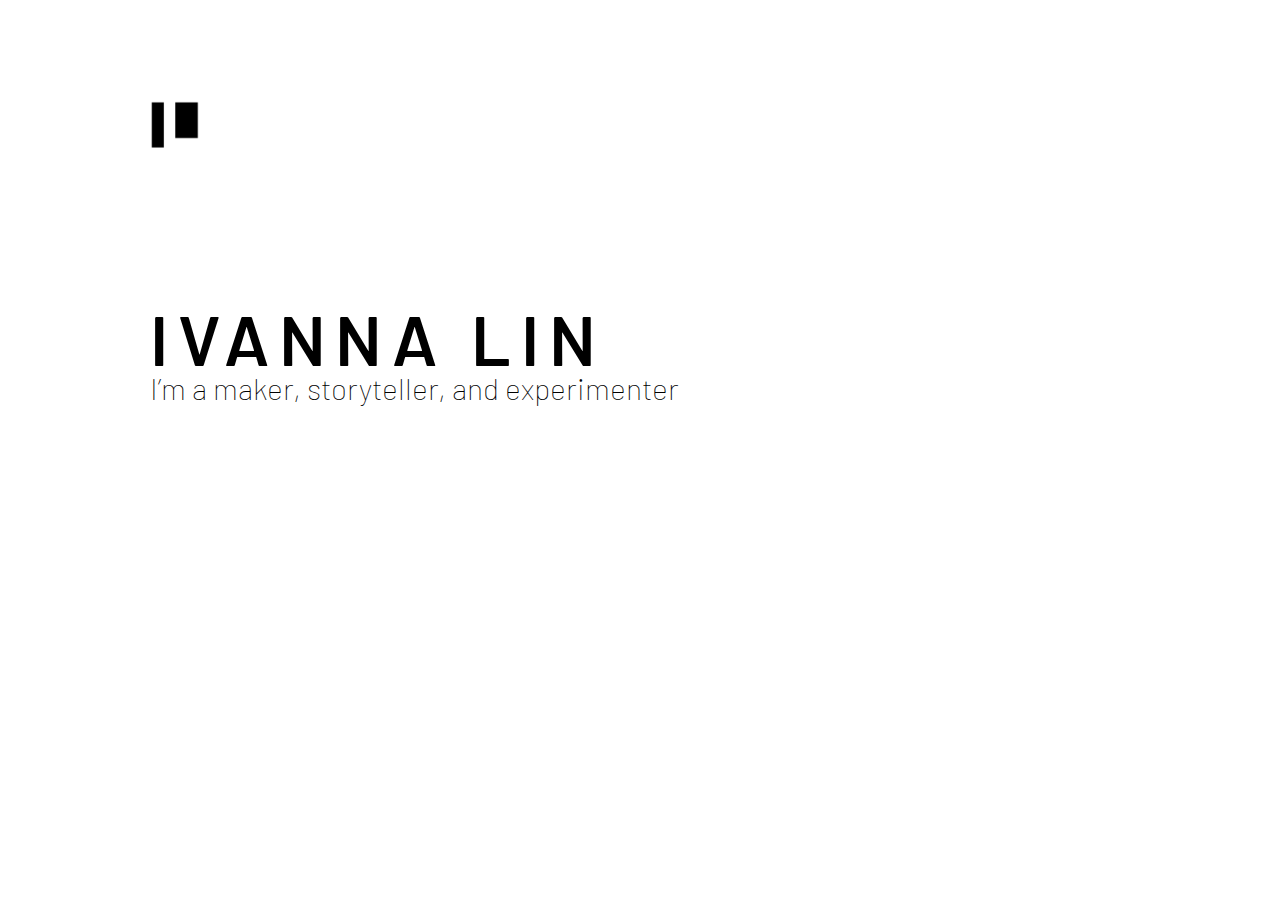
<file: portfolio/portfolio.html>
<!DOCTYPE html>

<html>
<head>
  <title>portfolio</title>
  <link rel="stylesheet" type="text/css" href="assets/style.css">
  <link href="https://fonts.googleapis.com/css?family=Palanquin:100,200,300,400,500,600,700" rel="stylesheet">
  <link href="https://fonts.googleapis.com/css?family=Barlow:100,100i,200,200i,300,300i,400,400i,500,500i,600,600i,700,700i,800,800i,900,900i" rel="stylesheet">
</head>
<!-- Body -->

<body>
    <!-- Navigation -->
    <ul class="landing">
      <div class="logo">
        <a href="portfolio.html"><img src="assets/img/logo.png" width="5%"/></a>
      </div>
      <div class="blurb">
        <h1><a href="about.html" class="about">IVANNA LIN</a></h1>
          <p class="intro">I’m a
            <a href="gd.html" class="gd" data-hover="graphic design">maker</a>,
            <a href="ad.html" class="ad"><span class="old">storyteller</span></a>, and
            <a href="misc.html" class="misc">experimenter</a></p>
      </div>
    </ul>


    </body>

</html>
</file>
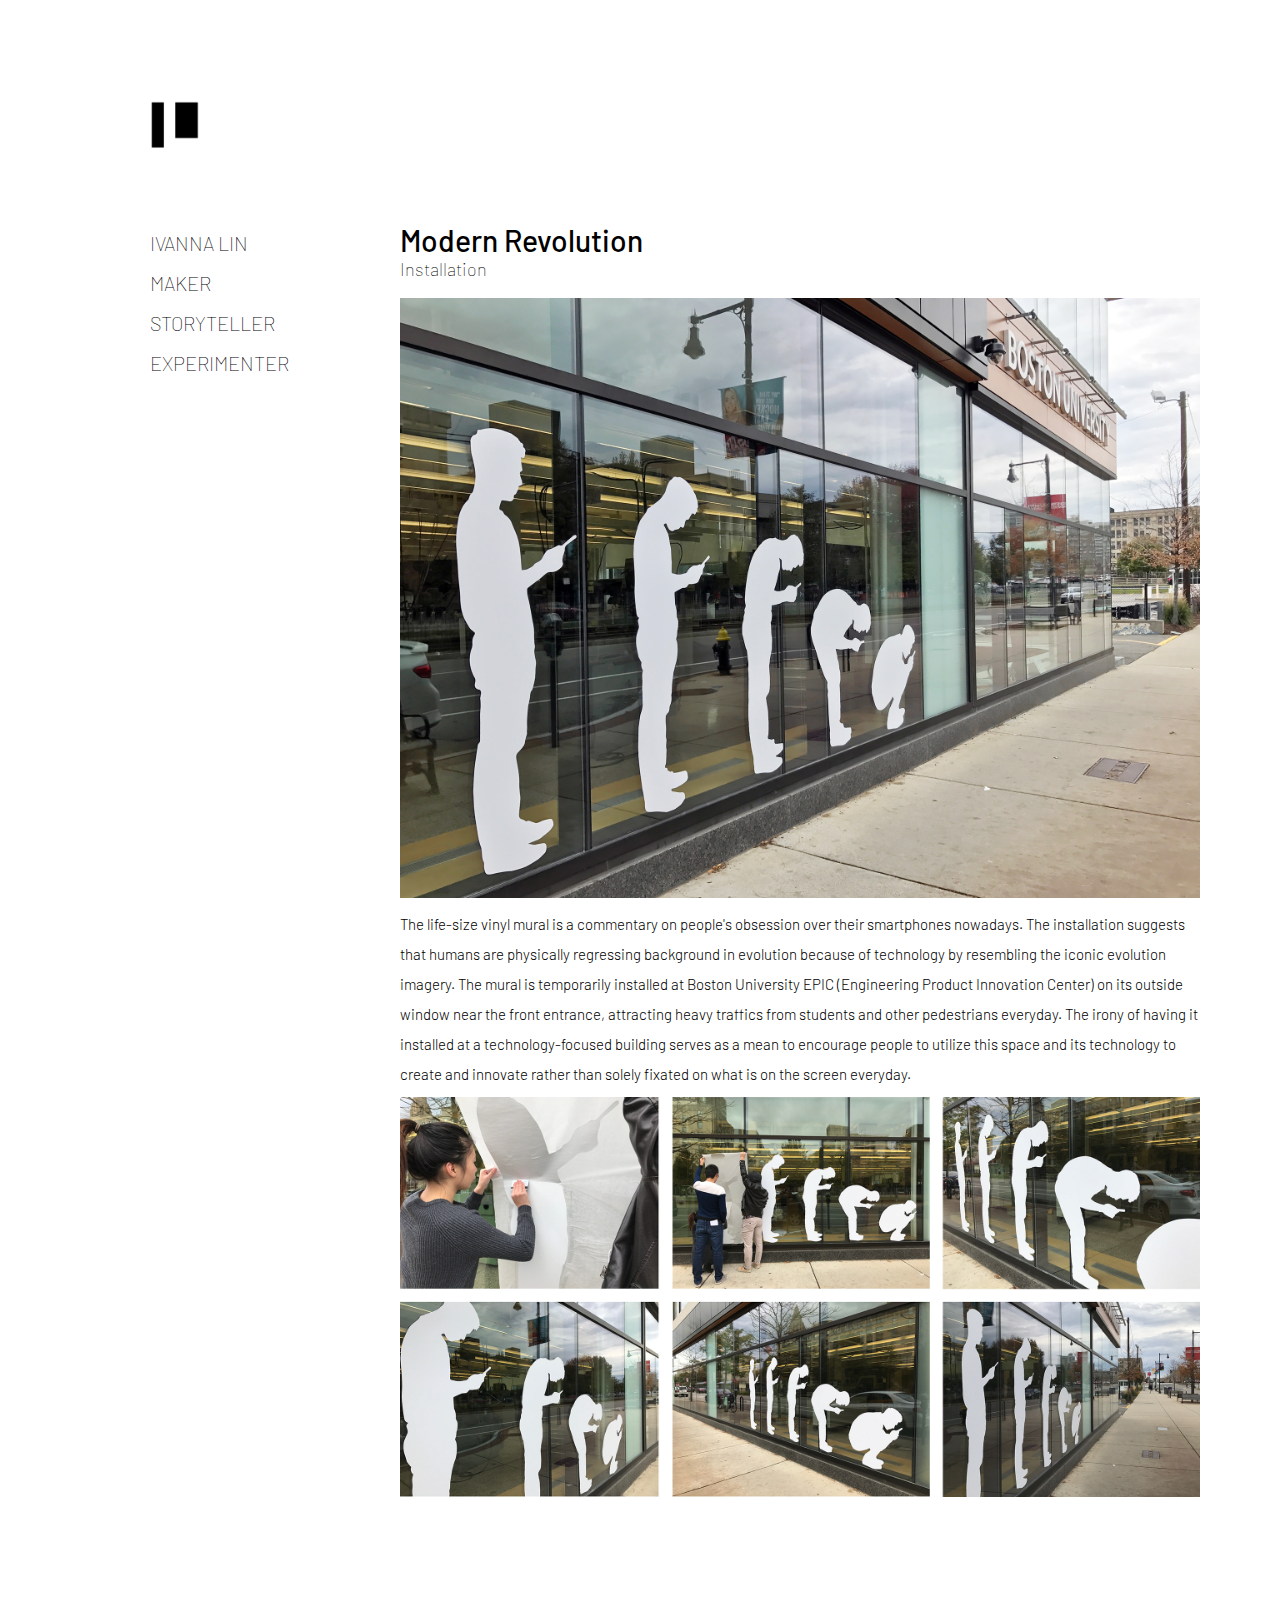
<file: portfolio/rev.html>
<!DOCTYPE html>

<html>
<head>
  <title>portfolio</title>
  <link rel="stylesheet" type="text/css" href="assets/style.css">
  <link href="https://fonts.googleapis.com/css?family=Palanquin:100,200,300,400,500,600,700" rel="stylesheet">
  <link href="https://fonts.googleapis.com/css?family=Barlow:100,100i,200,200i,300,300i,400,400i,500,500i,600,600i,700,700i,800,800i,900,900i" rel="stylesheet">
</head>

<!-- Body -->
<body>
    <!-- Navigation -->
    <ul class="sidebar">
      <div class="logo">
        <a href="portfolio.html"><img src="assets/img/logo.png" width="5%"/></a>
      </div>
      <div class="nav">
        <li><a href="about.html" class="about_2">IVANNA LIN</a></li>
        <li><a href="gd.html" class="gd_2">MAKER</a></li>
        <li><a href="ad.html" class="ad_2">STORYTELLER</a></li>
        <li><a href="misc.html" class="misc_2">EXPERIMENTER</a></li>
      </div>
    </ul>

  <div class="work">
    <div class="intro">
      <h1>Modern Revolution</h1>
        <h2>Installation</h2>
    </div>
          <img src="assets/img/rev.jpg" class="photos"/>
            <h3>The life-size vinyl mural is a commentary on people's obsession over their smartphones nowadays. The installation suggests that humans are physically regressing background in evolution because of technology by resembling the iconic evolution imagery. The mural is temporarily installed at Boston University EPIC (Engineering Product Innovation Center) on its outside window near the front entrance, attracting heavy traffics from students and other pedestrians everyday. The irony of having it installed at a technology-focused building serves as a mean to encourage people to utilize this space and its technology to create and innovate rather than solely fixated on what is on the screen everyday.​​​​​​</h3>
          <img src="assets/img/rev2.jpg" class="photos"/>
  </div>
</body>

</html>
</file>
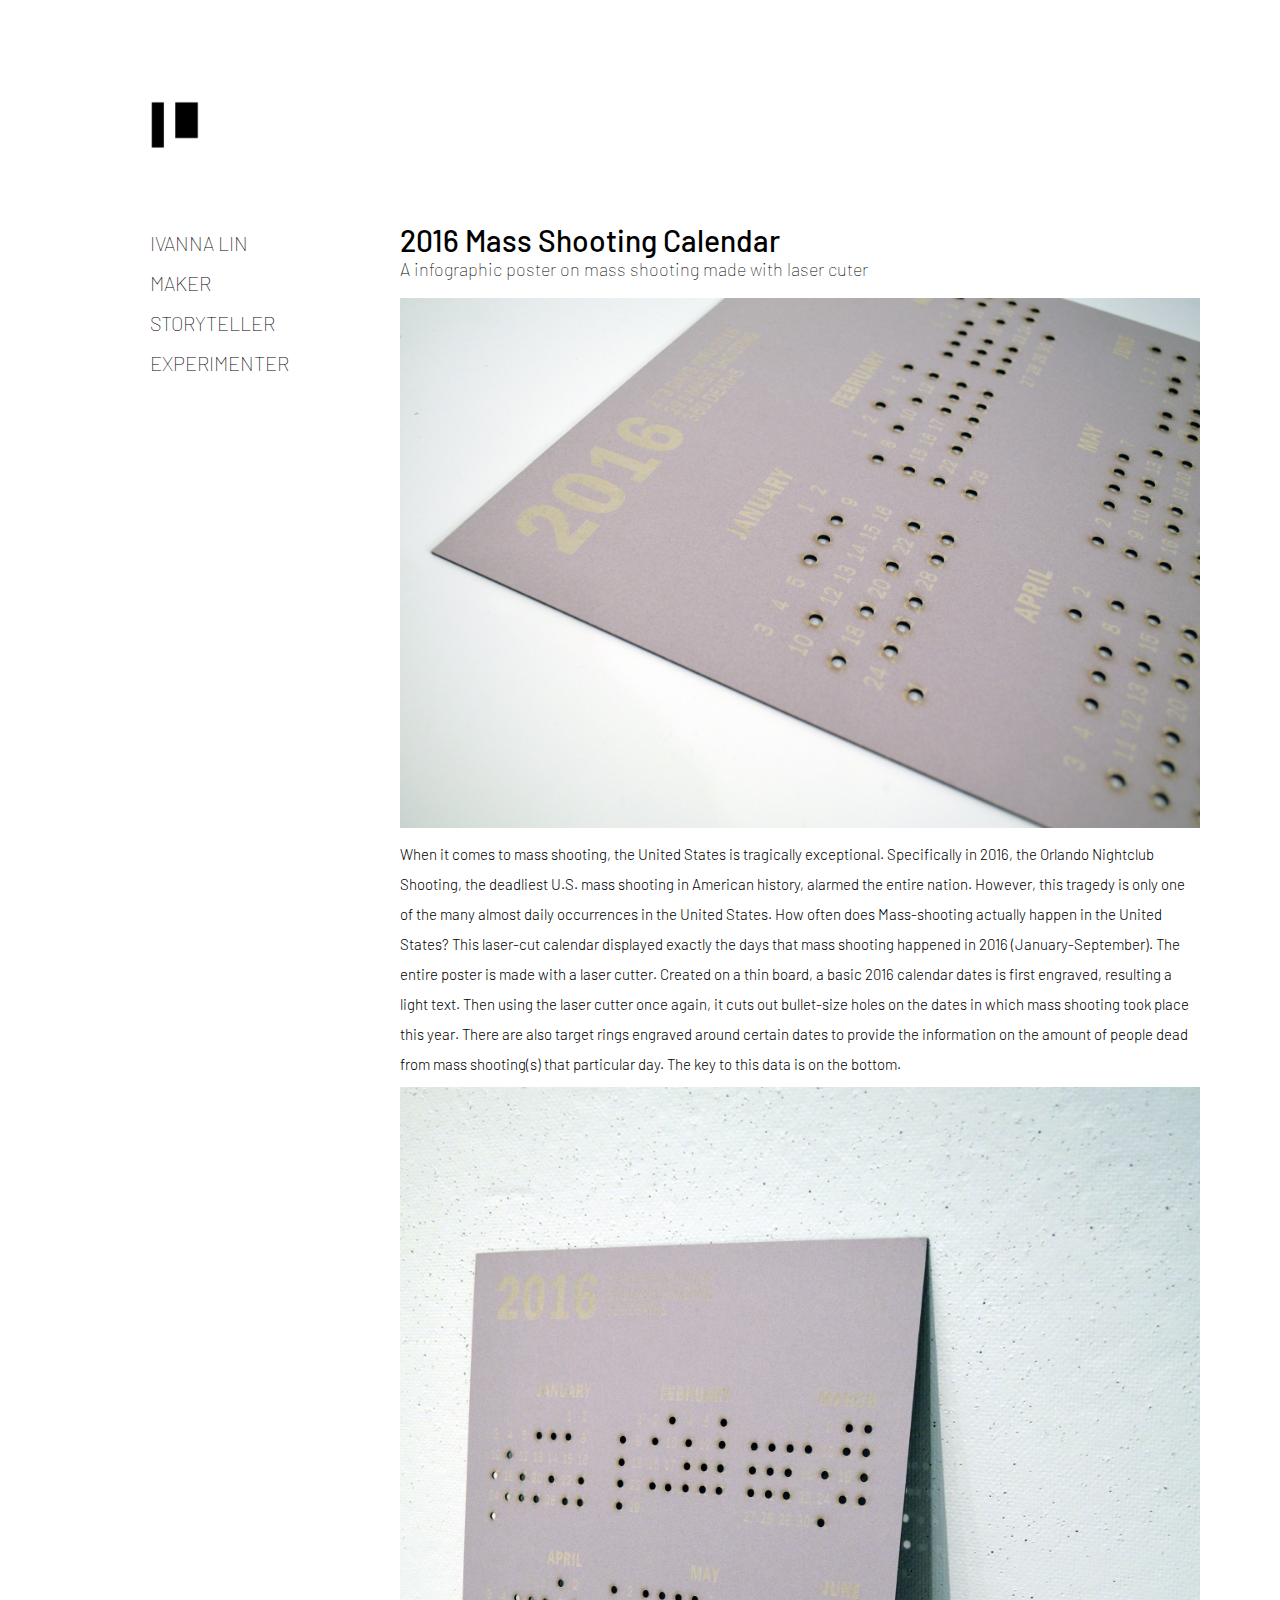
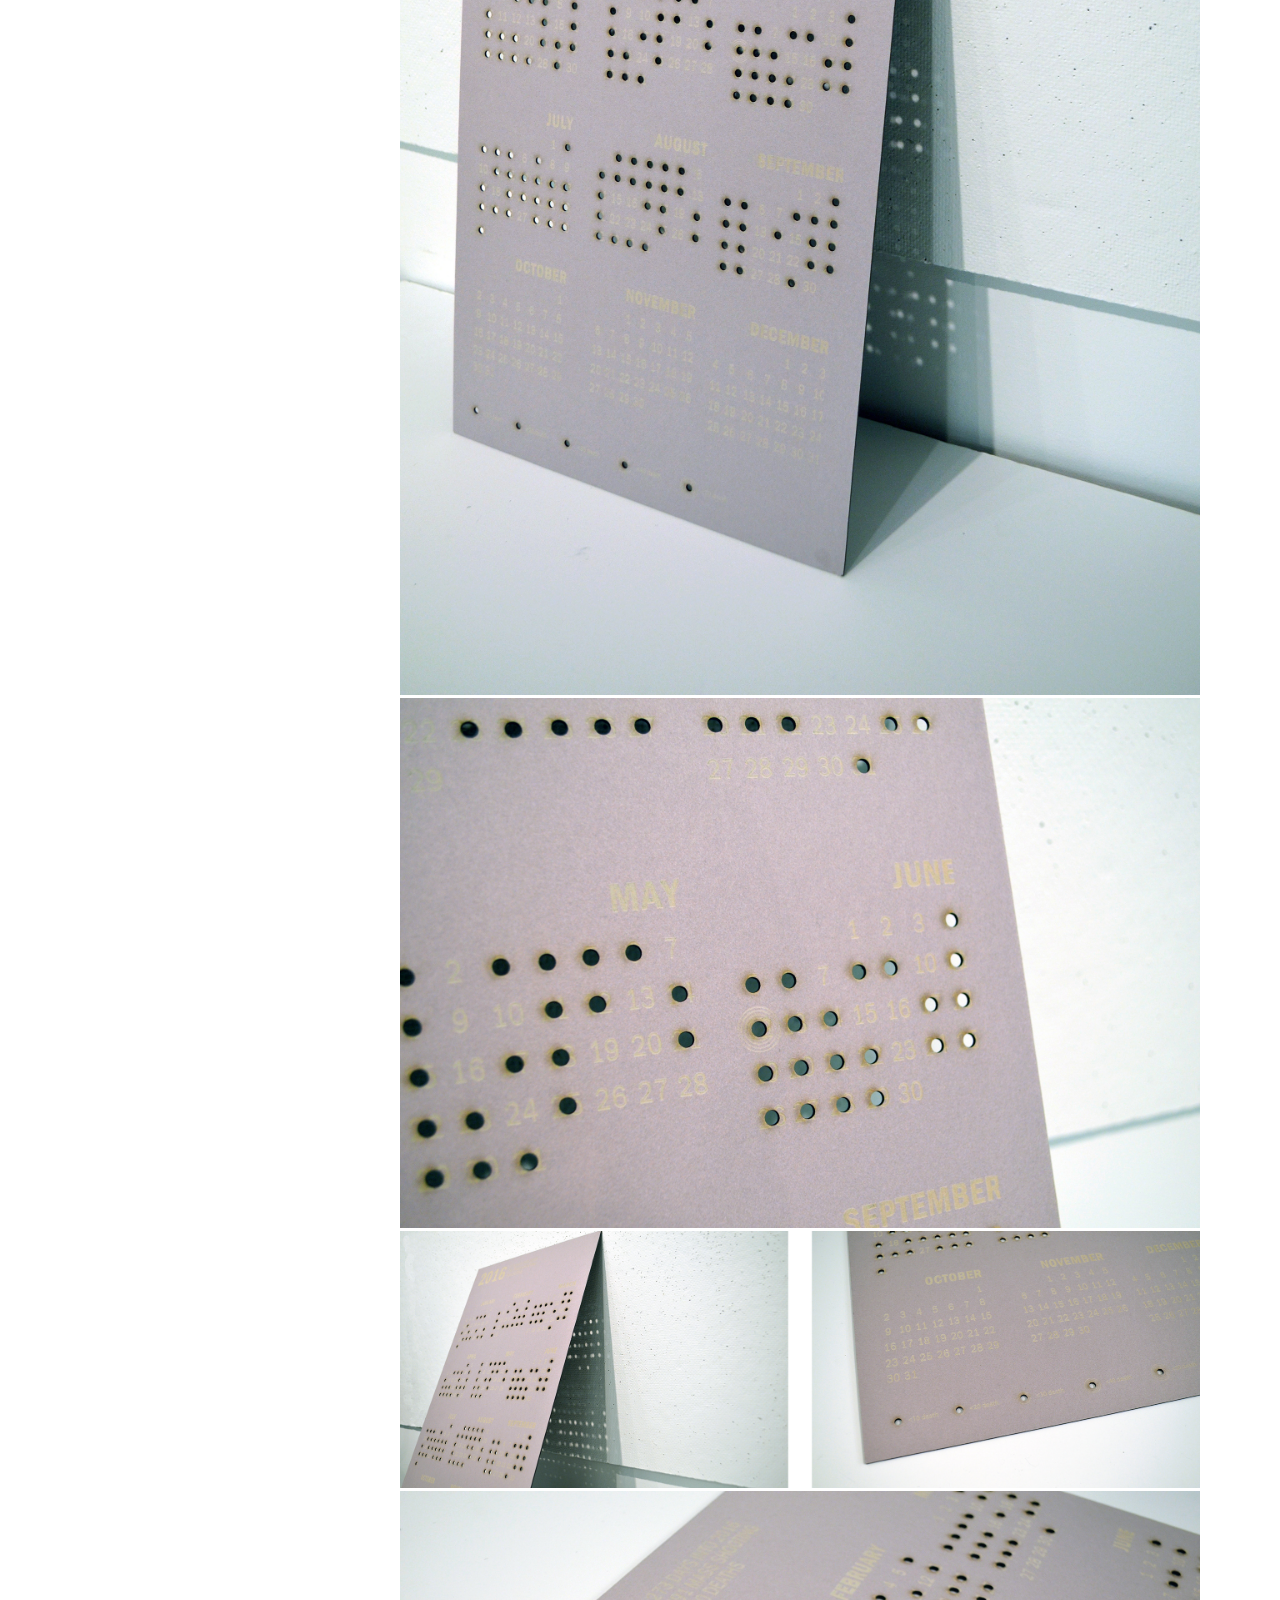
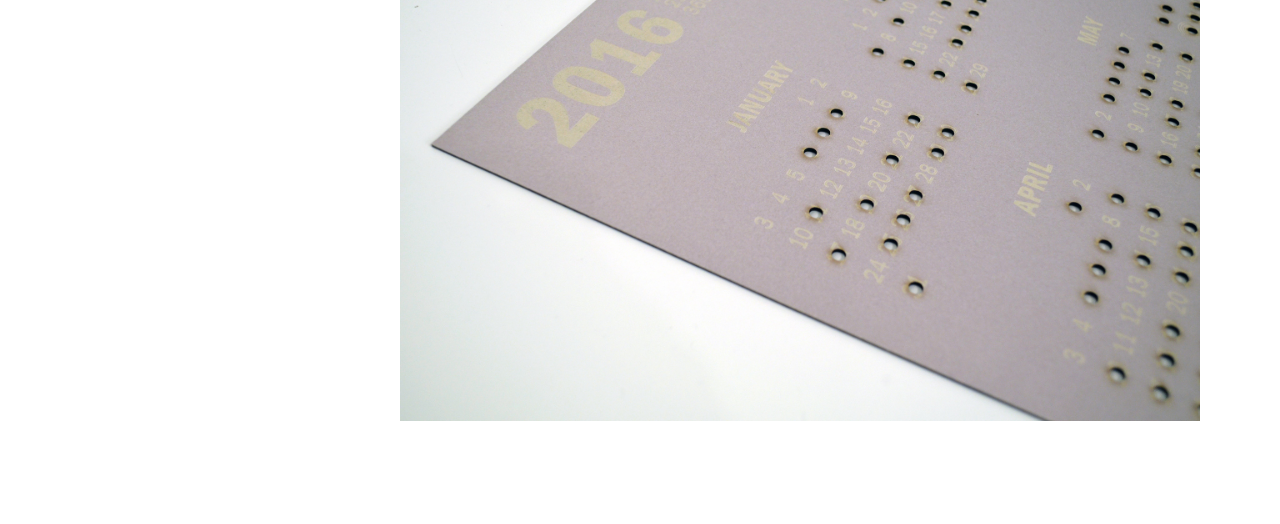
<file: portfolio/shoot.html>
<!DOCTYPE html>

<html>
<head>
  <title>portfolio</title>
  <link rel="stylesheet" type="text/css" href="assets/style.css">
  <link href="https://fonts.googleapis.com/css?family=Palanquin:100,200,300,400,500,600,700" rel="stylesheet">
  <link href="https://fonts.googleapis.com/css?family=Barlow:100,100i,200,200i,300,300i,400,400i,500,500i,600,600i,700,700i,800,800i,900,900i" rel="stylesheet">
</head>

<!-- Body -->
<body>
    <!-- Navigation -->
    <ul class="sidebar">
      <div class="logo">
        <a href="portfolio.html"><img src="assets/img/logo.png" width="5%"/></a>
      </div>
      <div class="nav">
        <li><a href="about.html" class="about_2">IVANNA LIN</a></li>
        <li><a href="gd.html" class="gd_2">MAKER</a></li>
        <li><a href="ad.html" class="ad_2">STORYTELLER</a></li>
        <li><a href="misc.html" class="misc_2">EXPERIMENTER</a></li>
      </div>
    </ul>

  <div class="work">
    <div class="intro">
      <h1>2016 Mass Shooting Calendar</h1>
        <h2>A infographic poster on mass shooting made with laser cuter</h2>
    </div>
          <img src="assets/img/calendar.jpg" class="photos"/>
            <h3>When it comes to mass shooting, the United States is tragically exceptional. Specifically in 2016, the Orlando Nightclub Shooting, the deadliest U.S. mass shooting in American history, alarmed the entire nation. However, this tragedy is only one of the many almost daily occurrences in the United States. How often does Mass-shooting actually happen in the United States? This laser-cut calendar displayed exactly the days that mass shooting happened in 2016 (January-September).
            The entire poster is made with a laser cutter. Created on a thin board, a basic 2016 calendar dates is first engraved, resulting a light text. Then using the laser cutter once again, it cuts out bullet-size holes on the dates in which mass shooting took place this year. There are also target rings engraved around certain dates to provide the information on the amount of people dead from mass shooting(s) that particular day. The key to this data is on the bottom. </h3>
            <img src="assets/img/shoot1.jpg" class="photos"/>
            <img src="assets/img/shoot2.jpg" class="photos"/>
            <img src="assets/img/shoot3.jpg" class="photos"/>
            <img src="assets/img/shoot4.jpg" class="photos"/>
  </div>
</body>
</html>
</file>
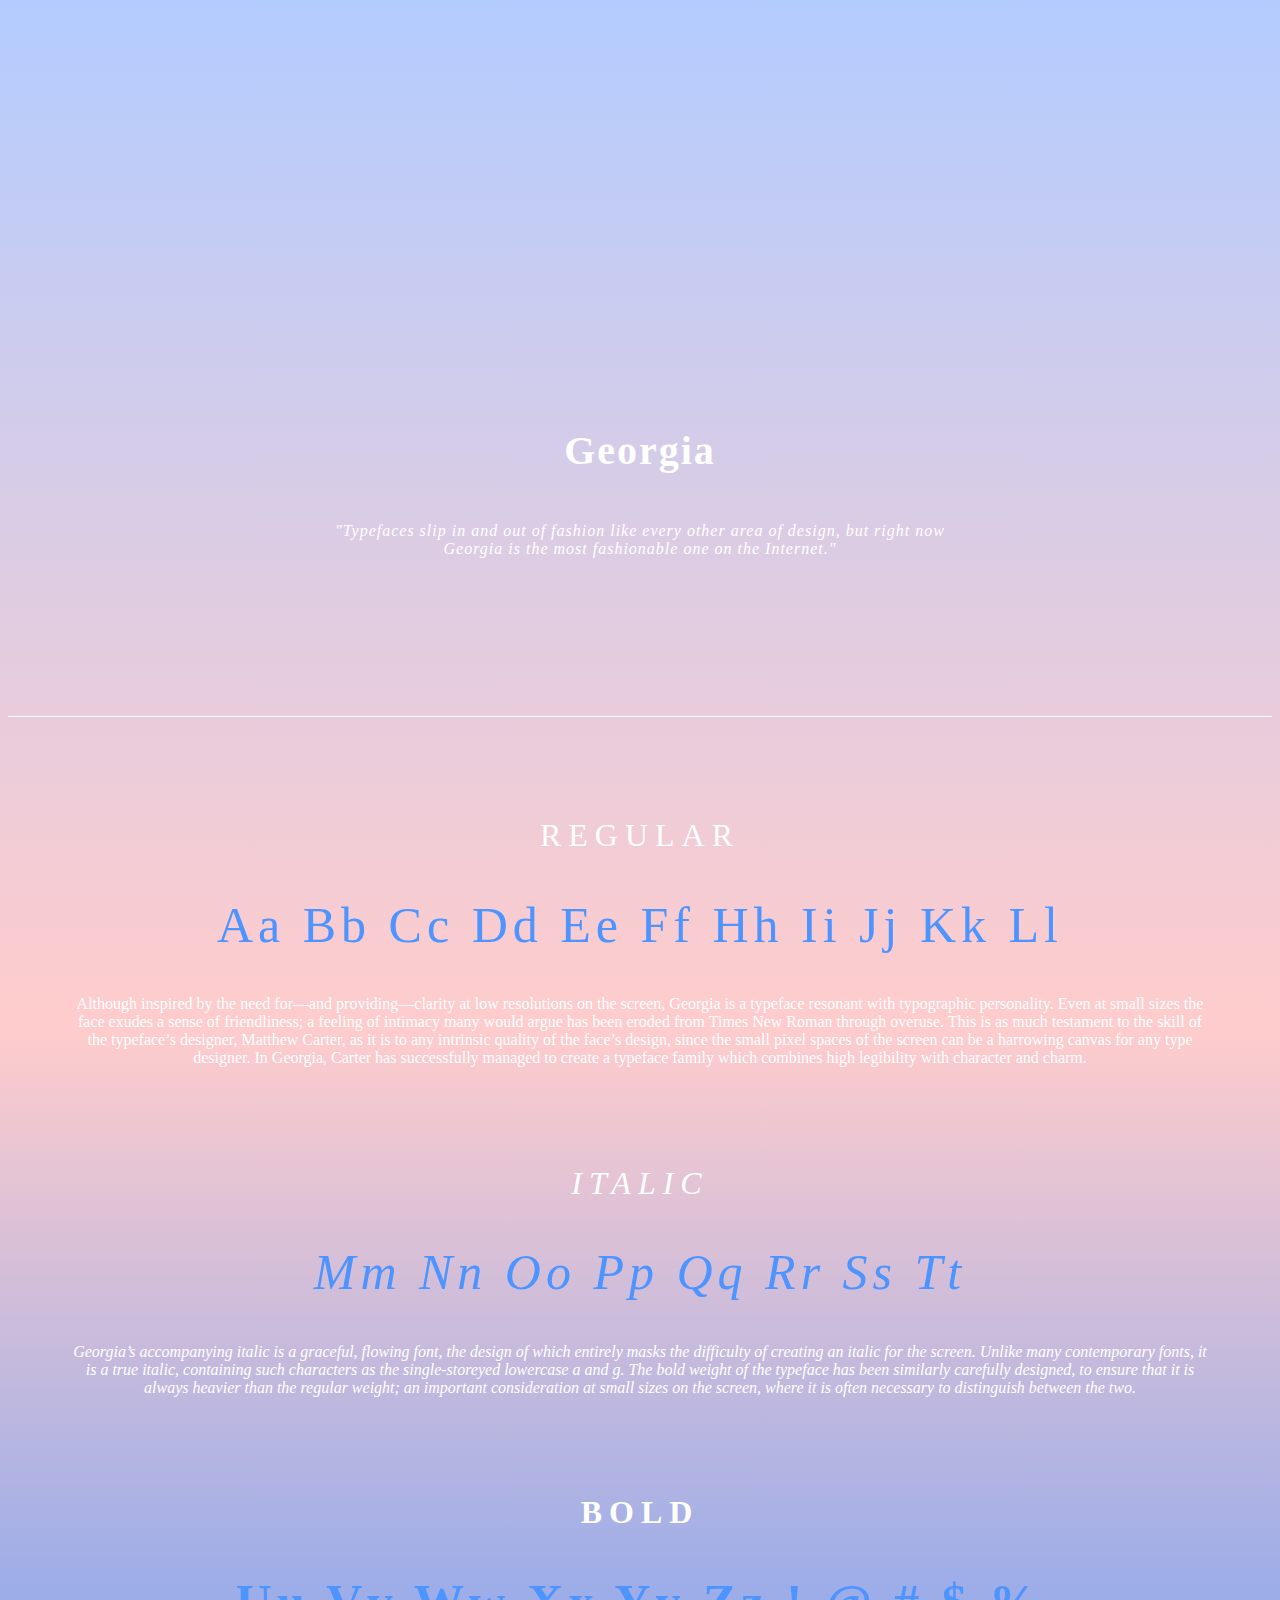
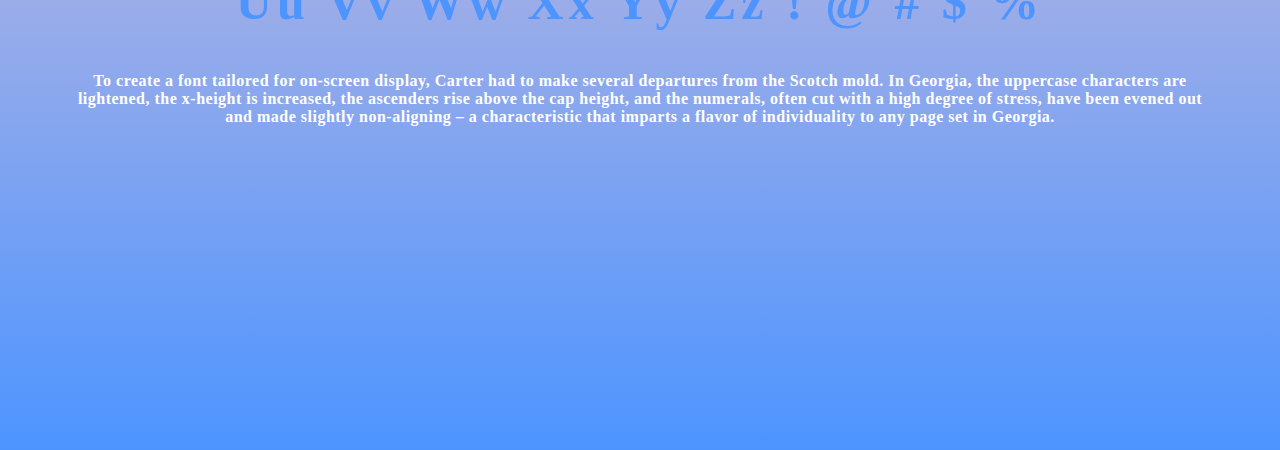
<file: three/specimen.html>
<!DOCTYPE html>
<html>
  <head>
    <title>Georgia</title>
    <link rel="stylesheet" href="georgia.css">
  </head>
  <body class="body">
    <div class="title">
      <h1>Georgia</h1>
      <p>"Typefaces slip in and out of fashion like every other area of design, but right now Georgia is the most fashionable one on the Internet."</p>
    </div>
    <hr/>
    <div class="style">
      <section class="regular">
        <h1>REGULAR</h1>
          <h2>Aa Bb Cc Dd Ee Ff Hh Ii Jj Kk Ll</h2>
            <p>Although inspired by the need for—and providing—clarity at low resolutions on the screen, Georgia is a typeface resonant with typographic personality. Even at small sizes the face exudes a sense of friendliness; a feeling of intimacy many would argue has been eroded from Times New Roman through overuse. This is as much testament to the skill of the typeface’s designer, Matthew Carter, as it is to any intrinsic quality of the face’s design, since the small pixel spaces of the screen can be a harrowing canvas for any type designer. In Georgia, Carter has successfully managed to create a typeface family which combines high legibility with character and charm.</p>
      </section>
      <section class="italic">
        <h1>ITALIC</h1>
          <h2>Mm Nn Oo Pp Qq Rr Ss Tt</h2>
          <p>Georgia’s accompanying italic is a graceful, flowing font, the design of which entirely masks the difficulty of creating an italic for the screen. Unlike many contemporary fonts, it is a true italic, containing such characters as the single-storeyed lowercase a and g. The bold weight of the typeface has been similarly carefully designed, to ensure that it is always heavier than the regular weight; an important consideration at small sizes on the screen, where it is often necessary to distinguish between the two.</p>
      </section>
      <section class="bold">
        <h1>BOLD</h1>
          <h2>Uu Vv Ww Xx Yy Zz ! @ # $ %</h2>
            <p>To create a font tailored for on-screen display, Carter had to make several departures from the Scotch mold. In Georgia, the uppercase characters are lightened, the x-height is increased, the ascenders rise above the cap height, and the numerals, often cut with a high degree of stress, have been evened out and made slightly non-aligning – a characteristic that imparts a flavor of individuality to any page set in Georgia.</p>
      </section>
    </div>
  </body>
</html>
</file>
<file: article/style.css>
/* Smartphones (portrait) ----------- */
@media only screen and (max-width : 767px) {

  .title {
    font-family: 'Roboto', sans-serif;
    font-size: 12px;
    background-color: white;
    letter-spacing: 2px;
    text-align: left;
    padding: 10px;
    text-align: center;
  }

  .subtitle {
    font-size: 8px;
  }

  .quote {
    font-size: 12px;
    color: #fc9611;
    margin: 10px 30px 10px 30px;
    font-style: normal;
    font-variant: normal;
    font-weight: bolder;
    letter-spacing: 1.5px;
    text-transform: uppercase;
    line-height: 20px;
    text-align: center;
  }

  .text {
    line-height: 1.5;
    font-size: 14px;
    font-family: 'Roboto';
    color: #316352;
    margin: 30px 50px 30px 50px;
  }

  .caption {
    font-size: 8px;
    line-height: 1.5;
    text-transform: uppercase;
  }

  body {
    background-color: #f4fdff;
    margin: 0;
  }

  .img {
    height: 200px;
  }
  }



/* iPads (portrait) ----------- */
@media only screen and (min-width : 768px) and (max-width : 1223px) {

  .title {
    font-family: 'Roboto', sans-serif;
  	font-size: 12px;
    background-color: white;
    position: absolute;
    letter-spacing: 2px;
    text-align: left;
    width: 20%;
    height: 35%;
    line-height: 1.2;
    padding: 50px;
    margin: 60px;
  }

  .subtitle {
    font-size: 7px;
    line-height: 1.5;
  }

  .quote {
    font-size: 14px;
    color: #fc9611;
    margin: 20px 60px 20px 60px;
    font-style: normal;
  	font-variant: normal;
  	font-weight: bolder;
    letter-spacing: 1.5px;
    text-transform: uppercase;
  	line-height: 20px;
    text-align: center;
  }

  .text {
    line-height: 1.5;
    font-family: 'Roboto';
    color: #316352;
    margin: 70px 100px 70px 100px;
  }

  .caption {
    font-size: 8px;
    line-height: 1.5;
    text-transform: uppercase;
  }

  body {
    background-color: #f4fdff;
    margin: 0;
  }

  .img {
    height: 200px;
  }
}



/* Desktops and laptops ----------- */
@media only screen  and (min-width : 1224px) {

.title {
  font-family: 'Roboto', sans-serif;
	font-size: 15px;
  background-color: white;
  position: absolute;
  letter-spacing: 2px;
  text-align: left;
  width: 20%;
  height: 45%;
  line-height: 1.2;
  padding: 50px;
  margin: 60px;
}

.subtitle {
  font-size: 10px;
  line-height: 1.5;
}

.quote {
  font-size: 20px;
  color: #fc9611;
  margin: 20px 120px 20px 120px;
  font-style: normal;
	font-variant: normal;
	font-weight: bolder;
  letter-spacing: 1.5px;
  text-transform: uppercase;
	line-height: 26.4px;
  text-align: center;
}

.text {
  line-height: 1.5;
  font-family: 'Roboto';
  color: #316352;
  margin: 100px 200px 100px 200px;
}

.caption {
  font-size: 10px;
  line-height: 1.5;
  text-transform: uppercase;
}

body {
  background-color: #f4fdff;
  margin: 0;
}

.img {
  height: 200px;
}
}
</file>
<file: five/word.css>
/* ========================================
 * Setup Styles
 * ======================================== */

body {
  margin: 0;
  font-size: 4rem;
  font-family: sans-serif;
  font-weight: bold;
  display: flex;
  flex-direction: column;
  justify-content: center;
  align-items: center;
  min-height: 100vh;
}

div {
  cursor: crosshair;
  margin: 1rem
}


/* ========================================
 * Use an animation on hover
 * ======================================== */

.shake:hover {
  animation-name: jiggle-it;
  animation-duration: 60ms;
  animation-iteration-count: infinite;
  animation-direction: alternate;
}

@keyframes jiggle-it {
  0% {
    transform: translateX(10px)
  }
  100% {
    transform: translateX(-10px)
  }
}



/* Real glitch effect */
.glitch {
  position: relative;
}

.glitch:hover {
  animation: glitch-animation 2s infinite linear alternate-reverse;
  background: black;
  clip: rect( 0, 900px, 0, 0 );
  color: white;
  content: attr( data-text );
  left: 2px;
  overflow: hidden;
  position: absolute;
  text-shadow: -1px 0 red;
  top: 0;
}
.glitch:before {
  animation: glitch-animation-2 3s infinite linear alternate-reverse;
  background: black;
  clip: rect( 0, 900px, 0, 0 );
  color: white;
  content: attr( data-text );
  left: -2px;
  overflow: hidden;
  position: absolute;
  text-shadow: 1px 0 blue;
  top: 0;
}
</file>
<file: one/bread.css>
h1 {
    color: white;
    font-family: "helvetica";
    letter-spacing: 1px;
    padding: 25px;
    font-size: 40px;
    text-align: center;
    background-color: #F1D99B;
}

h2{
    font-size: 14px;
}

h3{
    font-size: 13px;
}

body {
    color: dimgrey;
    font-family: "helvetica", arial;
    margin: 3%;
    max-width: 100vh;
}

html {
  max-width: 100%;
}

li{
  margin: 5px 0;
  font-size: 12px;
}

.descriptions{
  width: 26%;
  font-size: 12px;
  display: inline-block;
  vertical-align:top;
}

.ingredients{
  width: 25%;
  font-size: 12px;
  border: 1.5px solid grey;
  padding: 20px;
  display: inline-block;
  vertical-align:top;
}

.preparation{
  width: 30%;
  padding: 0px 30px 20px 30px;
  display: inline-block;
  vertical-align:top;
}
</file>
<file: three/georgia.css>
.body{
  background: linear-gradient(#b3ccff, #ffcccc, #4d94ff);
}

.title{
  height: 700px;
  font-family: georgia;
  color: #fff;
  text-align: center;
  width: 100%;

}

.title h1 {
    margin: 0;
    font-size: 40px;
    letter-spacing: 2px;
    position: absolute;
    top: 50%;
    left: 50%;
    transform: translate(-50%, -50%);
}

.title p {
    margin: 0;
    letter-spacing: 1px;
    font-style: italic;
    position: absolute;
    top: 60%;
    left: 50%;
    transform: translate(-50%, -50%);
}

hr {
    display: block;
    height: 1px;
    border: 0;
    border-top: 1px solid #fff;
    padding: 0;
}

.style {
  display: flex;
  height: 100%;
  flex-direction: column;

}

.regular {
  color: #fff;
  text-align: center;
  font-family: georgia;
  margin: 70px 60px 10px 60px;

}

.regular h1 {
  color: #fff;
  letter-spacing: 7px;
  font-family: georgia;
  font-weight:normal;
}

.regular h2 {
  color: #4d94ff;
  font-family: georgia;
  font-weight:normal;
  font-size: 50px;
  letter-spacing: 5px;
}


.italic {
  color: #fff;
  text-align: center;
  font-family: georgia;
  font-style: italic;
  margin: 50px 60px 10px 60px;

}

.italic h1 {
  color: #fff;
  font-family: georgia;
  letter-spacing: 7px;
  font-weight:normal;
}

.italic h2 {
  color: #4d94ff;
  font-family: georgia;
  font-weight:normal;
  font-size: 50px;
  letter-spacing: 5px;
}

.bold {
  color: #fff;
  text-align: center;
  font-family: georgia;
  margin: 50px 60px 300px 60px;
  font-weight: bold;
  vertical-align: middle;
  letter-spacing: .5px;
}

.bold h1{
  letter-spacing: 7px;
}

.bold h2 {
  color: #4d94ff;
  font-family: georgia;
  font-size: 50px;
  letter-spacing: 5px;
}
</file>
<file: portfolio/assets/style.css>
/* http://meyerweb.com/eric/tools/css/reset/
   v2.0 | 20110126
   License: none (public domain)
*/

html, body, div, span, applet, object, iframe,
h1, h2, h3, h4, h5, h6, p, blockquote, pre,
a, abbr, acronym, address, big, cite, code,
del, dfn, em, img, ins, kbd, q, s, samp,
small, strike, strong, sub, sup, tt, var,
b, u, i, center,
dl, dt, dd, ol, ul, li,
fieldset, form, label, legend,
table, caption, tbody, tfoot, thead, tr, th, td,
article, aside, canvas, details, embed,
figure, figcaption, footer, header, hgroup,
menu, nav, output, ruby, section, summary,
time, mark, audio, video {
  margin: 0;
  padding: 0;
  border: 0;
  font-size: 100%;
  font: inherit;
  vertical-align: baseline;
}
/* HTML5 display-role reset for older browsers */
article, aside, details, figcaption, figure,
footer, header, hgroup, menu, nav, section {
  display: block;
}
body {
  line-height: 1;
}
ol, ul {
  list-style: none;
}
blockquote, q {
  quotes: none;
}
blockquote:before, blockquote:after,
q:before, q:after {
  content: '';
  content: none;
}
table {
  border-collapse: collapse;
  border-spacing: 0;
}


/*
  ========================================
  Header
  ========================================
*/
/*@media (min-width:800px){*/
.logo{
  width: 1000px;
  padding-top:100px;
  padding-left:100px;
  /*background-color: red;*/
}


/*
  ========================================
  Main Page Navigation
  ========================================
*/

.about{
  font-size: 70px;
  text-decoration: none;
  font-family:'Barlow', sans-serif;
  font-weight: 600;
  color: black;
  letter-spacing: 10px;
}

.about:hover {
  text-decoration: none;
  background-image: linear-gradient(to bottom, #ffcc66, #ff6666, #1ac6ff);
  background-size: auto 250%;
  background-position: 0 100%;
  transition: background-position 0.5s;
  -webkit-background-clip: text;
  -webkit-text-fill-color: transparent;
}

.intro{
  color: black;
  font-family:'Barlow', sans-serif;
  font-size: 30px;
  text-decoration: none;
  font-weight: 100;
}

.blurb{
  padding-top:150px;
  padding-left:100px;
}

.ad, .gd, .misc{
  text-decoration: none;
  color:black;
}

.ad:hover{
  text-decoration: none;
  color:#1ac6ff;
}

.gd:hover{
  font-weight: 300;
  color:#ff6666;
}

.misc:hover{
  text-decoration: none;
  color: #ffcc66;
}


/*
  ========================================
  Main Page Navigation
  ========================================
*/

body{
  display: flex;
  /*flex-direction: row;*/
}

.sidebar{
  width: 250px;
  min-height: 100%;
  padding-left: 50px;
  /*background: black;*/
    }

.landing{
  width: 100%;
  min-height: 100%;
  padding-left: 50px;
    }

.nav{
  margin-left: 100px;
  margin-top: 70px;
}

.about_2, .gd_2, .ad_2, .misc_2, .resume_2{
  font-size: 20px;
  color: black;
  text-decoration: none;
  font-family:'Barlow', sans-serif;
  /*background-color: blue;*/
  font-weight: 100;
  /*margin-top: 10px;*/
  line-height: 2;

}

.work{
  margin-top: 225px;
  margin-left: 100px;
  margin-bottom: 100px;
}

h1{
  font-size: 30px;
  color: black;
  font-family:'Barlow', sans-serif;
  font-weight: 500;
}

h2{
  font-size: 18px;
  color: black;
  font-family:'Barlow', sans-serif;
  font-weight: 100;
  margin-top: 5px;

}

h3{
  font-size: 15px;
  line-height: 30px;
  color: black;
  font-family:'Barlow', sans-serif;
  font-weight: 300;
  margin-top: 8px;
  margin-bottom: 8px;
  width: 800px;

}

.intro{
  margin-bottom: 20px;

}

.square{
  object-fit: cover;
  width:420px;
  height:420px;
  filter: url("data:image/svg+xml;utf8,<svg xmlns=\'http://www.w3.org/2000/svg\'><filter id=\'grayscale\'><feColorMatrix type=\'matrix\' values=\'0.3333 0.3333 0.3333 0 0 0.3333 0.3333 0.3333 0 0 0.3333 0.3333 0.3333 0 0 0 0 0 1 0\'/></filter></svg>#grayscale"); /* Firefox 10+, Firefox on Android */
   -webkit-filter: grayscale(100%);
   -moz-filter: grayscale(100%);
   -ms-filter: grayscale(100%);
   filter: grayscale(100%);
   filter: gray; /* IE 6-9 */
}

.square:hover {
   -webkit-filter: none;
   -moz-filter: none;
   -ms-filter: none;
   filter: none;
}


/*
  ========================================
  Work Page
  ========================================
*/



.photos{
  width: 800px;
}
</file>
